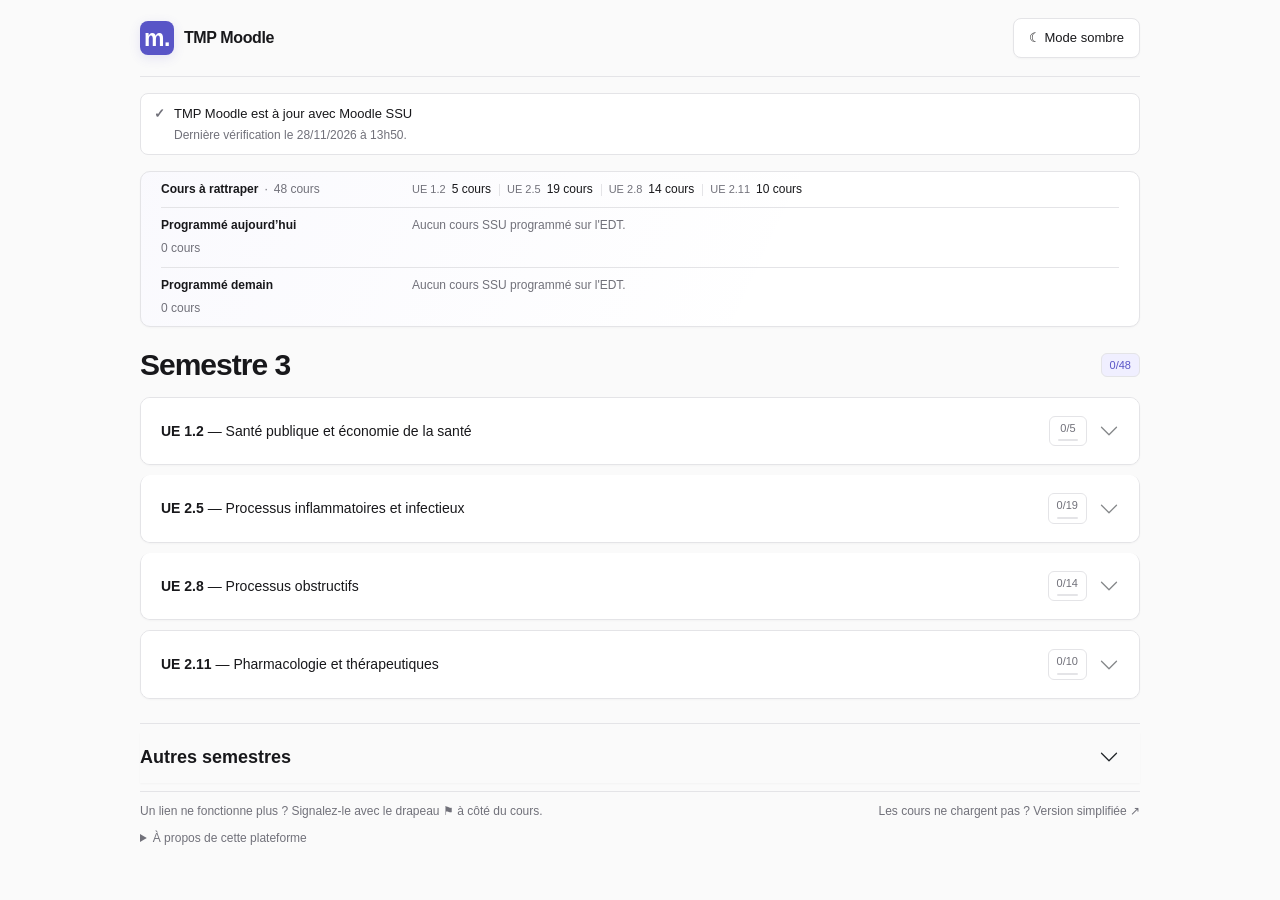
<file: index.html>
<!DOCTYPE html>
<html lang="fr" data-bs-theme="light">

<head>
    <!-- Google tag (gtag.js) -->
    <script async src="https://www.googletagmanager.com/gtag/js?id=G-77H84DYNE6"></script>
    <script>
    window.dataLayer = window.dataLayer || [];
    function gtag(){dataLayer.push(arguments);}
    gtag('js', new Date());

    gtag('config', 'G-77H84DYNE6');
    </script>

    <meta charset="UTF-8" />
    <script>
    // Ce chargeur reste dans le HTML : aucun script ancien ne peut le mettre en cache séparément.
    (() => {
        let version = Date.now().toString(36);
        let checking = false;
        let refreshing = false;
        const domReady = document.readyState === 'loading'
            ? new Promise(resolve => document.addEventListener('DOMContentLoaded', resolve, { once: true }))
            : Promise.resolve();
        const assetURL = name => {
            const url = new URL(name, document.baseURI);
            url.searchParams.set('v', version);
            return url.href;
        };
        window.SiteAssets = { url: assetURL };

        async function latestVersion() {
            const url = new URL('version.json', document.baseURI);
            url.searchParams.set('_', Date.now().toString(36));
            const controller = new AbortController();
            const timeout = setTimeout(() => controller.abort(), 5000);
            try {
                const response = await fetch(url, { cache: 'no-store', signal: controller.signal });
                if (!response.ok) throw new Error(`Version : HTTP ${response.status}`);
                const manifest = await response.json();
                if (!/^[a-f0-9]{20}$/.test(manifest.version)) throw new Error('Version du site incorrecte.');
                return manifest.version;
            } finally {
                clearTimeout(timeout);
            }
        }

        async function checkForUpdate() {
            if (checking || refreshing || document.visibilityState === 'hidden') return;
            checking = true;
            try {
                const latest = await latestVersion();
                if (latest !== version) {
                    refreshing = true;
                    const url = new URL(location.href);
                    url.searchParams.set('_v', latest);
                    location.replace(url.href);
                }
            } catch {
                // Une panne réseau ne doit pas interrompre la consultation.
            } finally {
                checking = false;
            }
        }

        function loadScript(name) {
            return new Promise((resolve, reject) => {
                const script = document.createElement('script');
                script.src = assetURL(name);
                script.async = false;
                script.onload = resolve;
                script.onerror = () => reject(new Error(`Chargement impossible : ${name}`));
                document.head.append(script);
            });
        }

        async function start() {
            try {
                version = await latestVersion();
            } catch {
                // Même sans manifeste disponible, demander des fichiers frais.
            }
            await domReady;
            document.getElementById('site-style').href = assetURL('index.css');
            document.querySelectorAll('a[href="version-simplifiee.html"]').forEach(link => {
                link.href = assetURL('version-simplifiee.html');
            });
            // Versions ordonnées : les textes précèdent le thème et les cours.
            try {
                await loadScript('textes.js');
                await loadScript('theme.js');
                await loadScript('sources-format.js');
                await loadScript('courses.js');
            } catch (error) {
                const status = document.getElementById('courses-status');
                const message = document.createElement('p');
                message.textContent = 'Impossible de charger le site. Vous pouvez consulter la version simplifiée.';
                const fallback = document.createElement('a');
                fallback.href = assetURL('version-simplifiee.html');
                fallback.textContent = 'Consulter la version simplifiée ↗';
                status.hidden = false;
                status.setAttribute('role', 'alert');
                status.replaceChildren(message, fallback);
                console.error(error);
            }
            if (location.protocol !== 'file:') {
                setInterval(checkForUpdate, 60000);
                document.addEventListener('visibilitychange', checkForUpdate);
                window.addEventListener('pageshow', checkForUpdate);
                window.addEventListener('focus', checkForUpdate);
                window.addEventListener('online', checkForUpdate);
            }
        }
        start();
    })();
    </script>
    <meta name="viewport" content="width=device-width, initial-scale=1.0" />
    <title data-texte="site.nom">TMP Moodle</title>
    <link href="https://cdn.jsdelivr.net/npm/bootstrap@5.3.8/dist/css/bootstrap.min.css" rel="stylesheet" />
    <link id="site-style" rel="stylesheet" href="index.css" />
    <link rel="icon" type="image/png" sizes="32x32" href="icons/favicon-32.png?v=violet">
    <link rel="icon" type="image/png" sizes="192x192" href="icons/icon-192.png?v=violet">
    <link rel="apple-touch-icon" sizes="180x180" href="icons/apple-touch-icon.png?v=violet">
    <link rel="manifest" href="manifest.webmanifest?v=violet">
    <meta name="theme-color" content="#18181b">

    <meta property="og:title" data-texte-content="site.nom" content="TMP Moodle">
    <meta property="og:description" data-texte-content="site.description" content="Plateforme temporaire d’accès aux cours.">
    <meta property="og:image" content="preview.png">
    <meta property="og:type" content="website">

    <script defer src="https://cdn.jsdelivr.net/npm/bootstrap@5.3.8/dist/js/bootstrap.bundle.min.js"></script>

</head>

<body>
    <header class="site-header">
        <a class="wordmark" href="index.html" aria-label="TMP Moodle, accueil" data-texte-aria-label="site.accueil"><span class="brand-mark" aria-hidden="true">m.</span> <span data-texte="site.nom">TMP Moodle</span></a>
        <button id="theme-toggle" class="theme-toggle" type="button">☾ Mode sombre</button>
    </header>
    <main>
        <aside class="availability-note">
            <span class="availability-icon" aria-hidden="true">✓</span>
            <p><strong data-texte="messages.disponibilite_titre">TMP Moodle est à jour avec Moodle SSU</strong><span class="availability-verification" data-texte="messages.derniere_verification">Dernière vérification le 22/11/2026 à 00h16.</span></p>
        </aside>
        <div id="courses-status" role="status">
            <span data-texte="messages.chargement">Chargement des cours…</span>
            <p class="loading-help"><span data-texte="messages.chargement_persistant">Si le chargement se prolonge, vous pouvez consulter la</span> <a href="version-simplifiee.html" data-texte="messages.lien_version_simplifiee">version simplifiée sans JavaScript</a>.</p>
        </div>
        <div id="course-semesters"></div>
        <div class="accordion" id="accordionOtherSemester" hidden>

            <div class="accordion-item">
                <h2 class="accordion-header" id="headingOtherSemester">
                    <button class="accordion-button collapsed" type="button" data-bs-toggle="collapse" data-bs-target="#collapseOtherSemester" aria-expanded="false" aria-controls="collapseOtherSemester" data-texte="navigation.autres_semestres">
                        Autres semestres
                    </button>
                </h2>
                <div id="collapseOtherSemester" class="accordion-collapse collapse" aria-labelledby="headingOtherSemester" data-bs-parent="#accordionOtherSemester">
                    <div class="accordion-body">

                        <table class="table">
                            <thead>
                                <tr>
                                <th scope="col" data-texte="navigation.colonne_semestre">Semestre</th>
                                <th scope="col" data-texte="navigation.enregistrements">Enregistrements</th>
                                <th scope="col" data-texte="navigation.pdf">PDF</th>
                                </tr>
                            </thead>
                            <tbody id="other-semesters"><tr><td colspan="3" data-texte="messages.chargement_liens">Chargement des liens…</td></tr></tbody>
                        </table>

                    </div>
                </div>
            </div>

        </div>
    </main>

    <footer class="main-footer">
        <p data-texte="pied_de_page.signalement">Un lien ne fonctionne plus ? Signalez-le avec le drapeau ⚑ à côté du cours.</p>
        <div class="footer-navigation"><a href="version-simplifiee.html" data-texte="pied_de_page.version_simplifiee">Les cours ne chargent pas ? Version simplifiée ↗</a></div>
        <details class="site-information">
            <summary data-texte="pied_de_page.titre_a_propos">À propos et aide</summary>
            <p data-texte="pied_de_page.a_propos">Plateforme indépendante non affiliée à l’université ou à l’IFSI, mise à disposition temporairement pour permettre l’accès aux cours de la faculté en raison d’un dysfonctionnement du Moodle SSU.</p>
            <p><a href="https://tally.so/r/xVVJkJ" data-texte="pied_de_page.reclamation">Effectuer une réclamation</a></p>
        </details>
    </footer>
</body>

</html>
</file>
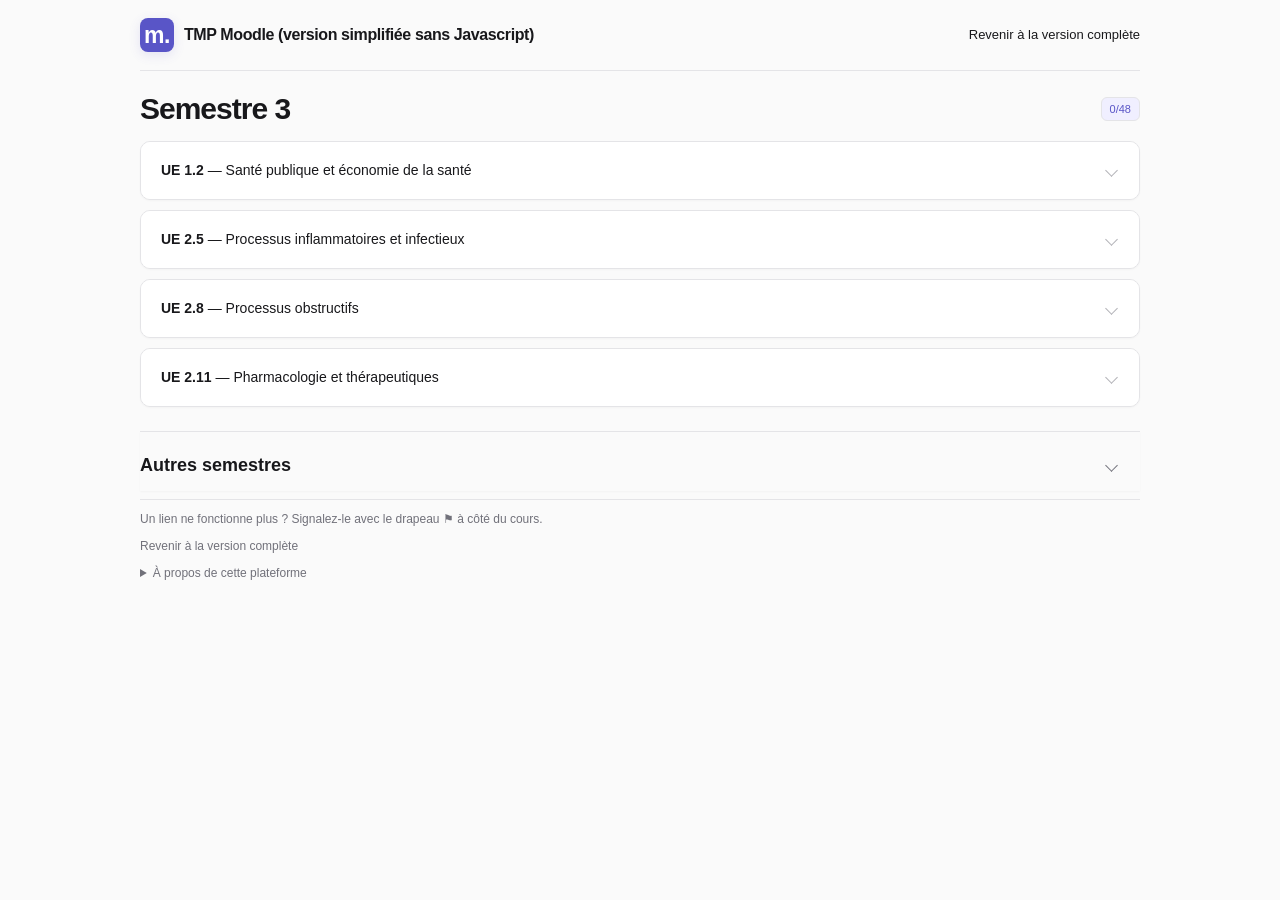
<file: version-simplifiee.html>
<!DOCTYPE html>
<!-- Généré par scripts/generate-static.py ; modifier sources.json, textes.json, derniere-verification.json ou index.css. -->
<html lang="fr">
<head>
<meta charset="utf-8">
<meta name="viewport" content="width=device-width, initial-scale=1">
<meta name="description" content="Plateforme temporaire d’accès aux cours.">
<title>TMP Moodle (version simplifiée sans Javascript)</title>
<link rel="icon" type="image/png" sizes="32x32" href="icons/favicon-32.png?v=violet">
<link rel="icon" type="image/png" sizes="192x192" href="icons/icon-192.png?v=violet">
<link rel="apple-touch-icon" sizes="180x180" href="icons/apple-touch-icon.png?v=violet">
<link rel="manifest" href="manifest.webmanifest?v=violet">
<meta name="theme-color" content="#18181b">
<style>:root {
    --radius: 8px;
    --space-8: 8px;
    --space-12: 12px;
    --space-16: 16px;
    --space-24: 24px;
    --space-32: 32px;
}
:root, [data-bs-theme="light"] {
    color-scheme: light;
    --page: #fafafa; --surface: #fff; --ink: #18181b; --muted: #71717a;
    --line: #e4e4e7; --accent: #18181b; --soft: #f4f4f5;
    --highlight: #5955c7; --highlight-soft: #f0efff;
    --on-accent: #fafafa; --ring: #8c89dc; --shadow: 0 1px 2px #18181b08;
    --bs-body-bg: var(--page); --bs-body-color: var(--ink); --bs-secondary-color: var(--muted);
}
[data-bs-theme="dark"] {
    color-scheme: dark;
    --page: #18181b; --surface: #202023; --ink: #fafafa; --muted: #a1a1aa;
    --line: #38383e; --accent: #fafafa; --soft: #2a2a2f;
    --highlight: #b1adff; --highlight-soft: #302e43;
    --on-accent: #18181b; --ring: #9691e5; --shadow: 0 1px 2px #00000026;
}
* { box-sizing: border-box; }
[hidden] { display: none !important; }
body { margin: 0; background: var(--page); color: var(--ink); font-family: -apple-system, BlinkMacSystemFont, "Segoe UI", sans-serif; -webkit-font-smoothing: antialiased; }
a { color: var(--accent); text-decoration: none; }
a:hover { text-decoration: underline; text-underline-offset: 4px; }
button, input, a { touch-action: manipulation; }
:focus-visible { outline: 2px solid var(--ring); outline-offset: 3px; }
.site-header, main, footer { width: min(100% - 48px, 1000px); margin-inline: auto; }
.site-header { display: flex; justify-content: space-between; align-items: center; gap: 16px; padding-block: 18px; border-bottom: 1px solid var(--line); }
.wordmark { display: inline-flex; align-items: center; gap: 10px; color: var(--ink); font-weight: 600; letter-spacing: -.4px; white-space: nowrap; }
.wordmark:hover { text-decoration: none; }
.brand-mark { display: grid; place-items: center; width: 34px; height: 34px; border-radius: var(--radius); background: var(--accent); color: var(--on-accent); font-size: 23px; font-weight: 700; }
.theme-toggle { border: 1px solid var(--line); border-radius: var(--radius); background: var(--surface); box-shadow: var(--shadow); color: var(--ink); padding: 9px 15px; font-size: 13px; white-space: nowrap; flex-shrink: 0; }
.theme-toggle:hover { background: var(--soft); }
.intro { padding-block: 20px 14px; }
.semester-heading h1, .semester-heading h2 { font-size: 30px; font-weight: 600; letter-spacing: -1px; line-height: 1.2; margin: 0; }
.intro-description { color: var(--muted); font-size: 14px; line-height: 1.5; margin: 8px 0 0; }
.semester-heading { display: flex; justify-content: space-between; align-items: center; gap: 12px; }
.semester-heading > span { font-size: 12px; color: var(--muted); }
.accordion { --bs-accordion-bg: var(--surface); --bs-accordion-color: var(--ink); --bs-accordion-border-color: var(--line); --bs-accordion-btn-color: var(--ink); --bs-accordion-active-color: var(--ink); --bs-accordion-active-bg: var(--soft); --bs-accordion-btn-focus-box-shadow: none; }
.course-accordion { display: grid; gap: 8px; }
@media (prefers-reduced-motion: no-preference) {
    .course-accordion .collapsing { transition-duration: 0.4s; }
}
.accordion-item, .accordion-item:first-of-type, .accordion-item:last-of-type { border: 1px solid var(--line); border-radius: calc(var(--radius) + 2px); box-shadow: var(--shadow); overflow: clip; }
/* Le conteneur découpe les coins extérieurs ; aucun arrondi à la jonction du contenu. */
.accordion-button, .accordion-item:first-of-type > .accordion-header .accordion-button, .accordion-item:last-of-type > .accordion-header .accordion-button.collapsed { border-radius: 0; }
.accordion-button { gap: 12px; padding: 18px 20px; font-size: 14px; font-weight: 500; line-height: 1.5; background: var(--surface); }
.ue-title { flex: 1; min-width: 0; }
.ue-resource-note {
    display: flex;
    align-items: center;
    gap: 10px;
    margin: 0;
    padding: var(--space-16) 0 0;
    color: var(--ink);
    font-size: 13px;
    font-weight: 700;
    line-height: 1.6;
}
.ue-resource-note::before {
    content: "⚠️";
    flex-shrink: 0;
    font-size: 16px;
    line-height: 1;
}
.ue-progress { flex-shrink: 0; color: var(--muted); font-size: 12px; font-weight: 400; font-variant-numeric: tabular-nums; white-space: nowrap; }
.course-accordion .accordion-button::after { margin-left: 0; }
/* Le fond coloré indique uniquement l’ouverture, pas le survol persistant au toucher. */
.accordion-button:not(.collapsed) { box-shadow: none; border-radius: 0; }
.accordion-button:focus-visible { outline-offset: -4px; }
.accordion-body { padding: 0 20px 12px; }
.list-group { --bs-list-group-border-radius: 0; --bs-list-group-bg: transparent; --bs-list-group-color: var(--ink); --bs-list-group-border-color: var(--line); }
.list-group-item { display: grid; grid-template-columns: minmax(0, 1fr) 224px; column-gap: var(--space-24); row-gap: var(--space-8); padding: 16px 0; border: 0; border-top: 1px solid var(--line); }
.list-group-item.course-arrival { position: relative; animation: course-arrival 2s ease-out; }
.list-group-item.course-arrival::before,
.list-group-item.course-arrival::after { content: ""; position: absolute; inset: 0; pointer-events: none; border-radius: 8px; }
.list-group-item.course-arrival::before {
    background: linear-gradient(110deg, transparent 15%, #ff55ac55 30%, #935cff55 45%, #b16aff55 60%, #ff78be55 75%, transparent 90%);
    background-size: 300% 100%;
    animation: course-arrival-wave 2s ease-out both;
}
.list-group-item.course-arrival::after {
    background:
        linear-gradient(25deg, #ff5ba8, #ff5ba8) 5% 35% / 4px 9px,
        radial-gradient(circle, #ffca38 60%, transparent 70%) 13% 75% / 6px 6px,
        linear-gradient(25deg, #7b67ff, #7b67ff) 23% 15% / 7px 4px,
        linear-gradient(25deg, #24c6d9, #24c6d9) 32% 87% / 4px 8px,
        radial-gradient(circle, #ff7d4c 60%, transparent 70%) 43% 23% / 5px 5px,
        linear-gradient(25deg, #f257c1, #f257c1) 52% 80% / 8px 3px,
        linear-gradient(25deg, #ffca38, #ffca38) 63% 12% / 4px 9px,
        radial-gradient(circle, #7b67ff 60%, transparent 70%) 72% 83% / 6px 6px,
        linear-gradient(25deg, #24c6d9, #24c6d9) 81% 25% / 8px 4px,
        linear-gradient(25deg, #ff7d4c, #ff7d4c) 89% 73% / 4px 8px,
        radial-gradient(circle, #f257c1 60%, transparent 70%) 97% 18% / 6px 6px;
    background-repeat: no-repeat;
    animation: course-arrival-confetti 2s cubic-bezier(.16, 1, .3, 1) both;
}
@keyframes course-arrival {
    0%, 100% { background-color: transparent; transform: none; }
    12% { background-color: color-mix(in srgb, #ff5ba8 28%, var(--surface)); transform: translateY(-3px) scale(1.012); }
    24% { transform: translateY(1px) rotate(-.25deg); }
    36% { background-color: color-mix(in srgb, #8b70ff 30%, var(--surface)); transform: translateY(-2px) rotate(.2deg); }
    52% { transform: translateY(0) rotate(-.1deg); }
    62% { background-color: color-mix(in srgb, #bc68ec 28%, var(--surface)); transform: none; }
    82% { background-color: color-mix(in srgb, #ff79bd 26%, var(--surface)); }
}
@keyframes course-arrival-wave {
    0% { opacity: 0; background-position: 100% 50%; }
    15%, 65% { opacity: .8; }
    100% { opacity: 0; background-position: 0% 50%; }
}
@keyframes course-arrival-confetti {
    0% { opacity: 0; transform: translateY(12px) scale(.55); }
    14% { opacity: 1; }
    55% { opacity: .9; transform: translateY(-12px) scale(1.04) rotate(-1deg); }
    100% { opacity: 0; transform: translateY(-28px) scale(1.12) rotate(2deg); }
}
@media (prefers-reduced-motion: reduce) {
    .list-group-item.course-arrival { transform: none !important; }
    .list-group-item.course-arrival::before,
    .list-group-item.course-arrival::after { animation: none; opacity: .25; }
}
.list-group-item:first-child { border-top: 0; }
.list-group > .list-group-item + .list-group-item { border-top: 1px solid var(--line); }
.course-title { color: var(--ink); font-size: 14px; line-height: 1.6; font-weight: 550; grid-column: 1; }
.course-information { margin: 6px 0 0; padding: 8px 10px; border-left: 3px solid var(--line); border-radius: 4px; background: transparent; color: var(--muted); font-size: 13px; line-height: 1.5; white-space: pre-wrap; overflow-wrap: anywhere; }
.course-heading { grid-column: 1; grid-row: 1; display: flex; align-items: center; min-height: 32px; }
.course-report { display: inline-flex; flex-shrink: 0; align-items: center; justify-content: center; min-width: 32px; min-height: 32px; margin: 0; color: var(--muted); background: transparent; box-shadow: inset 0 0 0 1px var(--line); transition: background-color .15s ease, color .15s ease, box-shadow .15s ease; border-radius: 6px; font-size: 18px; }
.course-report:hover { color: var(--accent); background: var(--soft); text-decoration: none; }
.course-links { grid-column: 1; grid-row: 2; display: flex; flex-wrap: wrap; gap: var(--space-8); margin: 0; align-items: center; }
.course-links a.badge { display: inline-flex; align-items: center; gap: 6px; background: var(--due-bg) !important; color: var(--due-ink); border: 1px solid var(--due-border); border-radius: calc(var(--radius) - 2px); font-size: 11px; font-weight: 500; padding: 8px 10px; }
.resource-label { min-width: 0; }
.previous-year-dialog {
    width: min(480px, calc(100% - 32px));
    max-height: calc(100% - 32px);
    overflow: auto;
    padding: 0;
    border: 1px solid var(--line);
    border-radius: 14px;
    background: var(--surface);
    color: var(--ink);
    font-family: inherit;
    box-shadow: 0 24px 64px #0003, 0 4px 16px #0001;
}
.previous-year-dialog::backdrop { background: #09090b80; backdrop-filter: blur(3px); }
.previous-year-header { display: flex; align-items: center; gap: 14px; padding: 24px 24px 0; }
.previous-year-symbol {
    display: grid;
    place-items: center;
    flex-shrink: 0;
    width: 40px;
    height: 40px;
    border: 1px solid var(--previous-border);
    border-radius: 10px;
    background: var(--previous-bg);
    color: var(--previous-ink);
}
.previous-year-symbol .resource-icon,
.previous-year-symbol .resource-icon svg { width: 20px; height: 20px; }
.previous-year-dialog h2 { margin: 0; font-size: 18px; line-height: 1.4; font-weight: 600; letter-spacing: -.4px; }
.previous-year-description { display: grid; gap: 16px; padding: 20px 24px 24px; }
.previous-year-description p { margin: 0; color: var(--muted); font-size: 14px; line-height: 1.7; }
.previous-year-description p:first-child { color: var(--ink); font-weight: 500; }
.previous-year-description p:last-child {
    padding: 12px 14px;
    border: 1px solid var(--line);
    border-left: 3px solid var(--previous-border);
    border-radius: 8px;
    background: var(--soft);
    color: var(--ink);
    font-weight: 500;
}
.previous-year-actions {
    display: flex;
    justify-content: flex-end;
    gap: 10px;
    padding: 16px 24px;
    border-top: 1px solid var(--line);
    background: var(--soft);
}
.previous-year-actions > * {
    display: inline-flex;
    align-items: center;
    justify-content: center;
    min-height: 44px;
    padding: 10px 18px;
    border: 1px solid var(--line);
    border-radius: var(--radius);
    font: inherit;
    font-size: 14px;
    font-weight: 500;
    line-height: 1.4;
    cursor: pointer;
    box-shadow: var(--shadow);
}
.previous-year-back { background: var(--surface); color: var(--ink); }
.previous-year-actions .previous-year-proceed {
    background: var(--accent);
    color: var(--on-accent);
    border-color: var(--accent);
    text-decoration: none;
}
@media (hover: hover) and (pointer: fine) {
    .previous-year-back:hover { border-color: var(--muted); }
    .previous-year-proceed:hover { opacity: .88; }
}
@media (max-width: 420px) {
    .previous-year-header { padding: 20px 20px 0; gap: 12px; }
    .previous-year-description { padding: 18px 20px 20px; }
    .previous-year-actions { flex-direction: column-reverse; padding: 16px 20px; gap: 8px; }
}
@media (prefers-reduced-motion: no-preference) {
    .previous-year-dialog[open] { animation: previous-year-appear .16s ease-out; }
    @keyframes previous-year-appear {
        from { opacity: 0; transform: translateY(6px) scale(.98); }
        to { opacity: 1; transform: translateY(0) scale(1); }
    }
}
.resource-icon { display: inline-flex; flex: 0 0 14px; width: 14px; height: 14px; }
.resource-icon svg { display: block; width: 100%; height: 100%; fill: none; stroke: currentColor; stroke-width: 1.7; stroke-linecap: round; stroke-linejoin: round; }
.course-links a.badge:hover { border-color: var(--due-ink); text-decoration: none; }
.resource-unavailable { display: inline-flex; align-items: center; gap: 6px; max-width: 100%; background: var(--upcoming-bg) !important; color: var(--upcoming-ink); border: 1px solid var(--upcoming-border); border-radius: calc(var(--radius) - 2px); font-size: 11px; font-weight: 400; white-space: normal; text-align: left; padding: 8px 10px; }
/* Les éléments du suivi suivent les mêmes lignes que le titre et les ressources. */
.course-completion { display: contents; }
.course-schedule { grid-column: 2; grid-row: 1; align-self: center; justify-self: end; display: flex; align-items: center; gap: 6px; min-width: 0; max-width: 100%; }
.course-schedule .course-date { min-width: 0; max-width: 100%; }
/* Une ligne de date (11 × 1,5) + 8 px de padding + 2 px de bordure. */
.course-schedule .course-report { --date-pill-size: calc(11px * 1.5 + 10px); flex: 0 0 var(--date-pill-size); width: var(--date-pill-size); height: var(--date-pill-size); min-width: 0; min-height: 0; aspect-ratio: 1; font-size: 16px; line-height: 1; }
@media (min-width: 601px) {
    .course-heading { align-items: flex-start; }
    .course-label > .course-title { display: block; min-height: 32px; padding-top: 4px; }
    .course-schedule { align-self: start; margin-top: 3px; }
}
.course-completion > label { grid-column: 2; grid-row: 2; align-self: center; justify-self: end; min-height: 32px; }
.course-completion .completion-feedback { grid-column: 1 / -1; grid-row: 3; }
.course-completion .completion-feedback:empty { display: none; }
.course-completion label { display: flex; align-items: center; gap: 6px; padding: 0; margin: 0; cursor: pointer; font-size: 12px; color: var(--muted); }
.course-completion .form-check-input { float: none; flex-shrink: 0; margin: 0; }
.form-check-input { cursor: pointer; width: 16px; height: 16px; border-color: var(--muted); background-color: var(--surface); box-shadow: var(--shadow); }
.form-check-input[type="checkbox"] { border-radius: 4px; }
.form-check-input:checked { background-color: var(--highlight); border-color: var(--highlight); }
.form-check-input:focus { border-color: var(--ring); box-shadow: none; }
.form-check-input:focus-visible { outline: 2px solid var(--ring); outline-offset: 3px; }
[data-bs-theme="dark"] .form-check-input:checked {
    --bs-form-check-bg-image: url("data:image/svg+xml,%3csvg xmlns='http://www.w3.org/2000/svg' viewBox='0 0 20 20'%3e%3cpath fill='none' stroke='%2318181b' stroke-linecap='round' stroke-linejoin='round' stroke-width='3' d='m6 10 3 3 6-6'/%3e%3c/svg%3e");
}
.completion-feedback:not(:empty) { display: block; margin: 0; font-size: 12px; }
.availability-note { display: flex; align-items: flex-start; gap: 8px; margin: 16px 0; padding: 10px 12px; border: 1px solid var(--line); border-radius: 8px; background: var(--surface); color: var(--ink); font-size: 13px; line-height: 1.5; }
.availability-note p { margin: 0; min-width: 0; overflow-wrap: anywhere; }
.availability-note strong { font-weight: 600; }
.availability-note p > span { display: block; }
.availability-verification { margin-top: 3px; color: var(--muted); font-size: 12px; }
/* Centre la coche dans la première ligne, même quand le message en occupe plusieurs. */
.availability-icon { display: grid; place-items: center; flex-shrink: 0; width: 1em; height: 1.5em; color: var(--accent); font-weight: 700; }
#courses-status { margin-block: 16px; }
#courses-status:has(.loading-help) { white-space: normal; }
.loading-help {
    margin: 8px 0 0;
    visibility: hidden;
    animation: show-loading-help 0s 1s forwards;
}
@keyframes show-loading-help {
    to { visibility: visible; }
}
/* Navigation entre semestres : un titre séparé, sans la forme des cartes UE. */
#accordionOtherSemester { margin-top: var(--space-24); padding-top: var(--space-8); border: 0; border-top: 1px solid var(--line); border-radius: 0; background: transparent; overflow: visible; }
#accordionOtherSemester > .accordion-item { border: 0; border-radius: 0; background: transparent; overflow: visible; }
#accordionOtherSemester .accordion-button { padding: var(--space-12) 21px var(--space-12) 0; min-height: 48px; border-radius: 0; background: transparent; color: var(--ink); font-size: 18px; font-weight: 600; box-shadow: none; }
@media (hover: hover) and (pointer: fine) {
    #accordionOtherSemester .accordion-button:hover { color: var(--accent); }
}
#accordionOtherSemester .accordion-body { padding: 0 0 var(--space-8); }
#accordionOtherSemester .table { margin-block: var(--space-8) 0; }
#accordionOtherSemester tr > :first-child { padding-left: 0; }
#accordionOtherSemester tr > :last-child { padding-right: 0; }
#accordionOtherSemester tbody tr:last-child > * { border-bottom: 0; }
/* Même respiration sous le titre fermé qu’au-dessus, sans déplacer le reste du pied de page. */
main:has(> #accordionOtherSemester:not([hidden])) + footer { margin-top: var(--space-8); }
#accordionOtherSemester .accordion-button:focus-visible { outline-offset: 2px; }
.table { --bs-table-bg: transparent; --bs-table-color: var(--ink); --bs-table-border-color: var(--line); font-size: 13px; margin-top: 16px; }
.table th, .table td { padding: 14px 8px; vertical-align: middle; }
.table th { white-space: nowrap; }
.table td a { display: inline-block; }
footer { display: grid; gap: 8px; margin-top: 16px; padding-top: 10px; padding-bottom: 8px; border-top: 1px solid var(--line); color: var(--muted); font-size: 12px; line-height: 1.6; }
.footer-navigation { display: flex; flex-wrap: wrap; justify-content: space-between; gap: 8px 16px; margin-bottom: 0; }
.footer-navigation a { color: var(--muted); overflow-wrap: anywhere; }
footer p { max-width: 740px; margin: 0; }
.site-information summary { cursor: pointer; width: fit-content; padding: 0; }
.site-information p { margin-top: 6px; }
@media (min-width: 761px) {
    .main-footer { grid-template-columns: minmax(0, 1fr) auto; column-gap: 24px; align-items: baseline; }
    .main-footer > .footer-navigation { justify-content: flex-end; }
    .main-footer > .site-information { grid-column: 1 / -1; }
}
@media (max-width: 600px) {
    .site-header, main, footer { width: calc(100% - 32px); }
    .site-header { padding-block: 8px; gap: 8px; }
    .wordmark { font-size: 14px; }
    .theme-toggle { font-size: 12px; padding: 8px 11px; min-height: 44px; }
    .intro { padding-block: var(--space-12); }
    .semester-heading h1, .semester-heading h2 { font-size: 24px; }
    .intro-description { font-size: 13px; }
    .course-accordion { gap: var(--space-12); }
    .accordion-button { padding: var(--space-8) var(--space-12); font-size: 14px; line-height: 1.4; min-height: 44px; }
    /* Le titre absorbe l’espace restant ; compteur et chevron gardent leur largeur. */
    .course-accordion .accordion-button {
        display: grid;
        grid-template-columns: minmax(0, 1fr) max-content 16px;
        align-items: center;
        gap: var(--space-8);
        padding-inline: var(--space-8);
    }
    .course-accordion .ue-title { white-space: normal; overflow-wrap: anywhere; }
    .course-accordion .ue-number { display: block; margin-bottom: 2px; color: var(--muted); font-size: 11px; line-height: 1.4; font-weight: 400; white-space: nowrap; }
    .course-accordion .ue-separator { display: none; }
    .course-accordion .ue-name { display: block; font-size: 13.4px; }
    .course-accordion .ue-progress { justify-self: end; white-space: nowrap; }
    .course-accordion .accordion-button::after { width: 16px; height: 16px; margin: 0; background-size: 16px; }
    /* La version simplifiée n’a pas de compteur de progression. */
    .course-accordion summary.accordion-button { grid-template-columns: minmax(0, 1fr) 16px; }
    .course-accordion summary.accordion-button::after { width: 8px; height: 8px; justify-self: center; margin: 0; }
    .accordion-body { padding: 0 var(--space-12) var(--space-8); }
    .course-accordion .accordion-body { padding-inline: var(--space-8); }
    .table { font-size: 12px; margin-block: 10px 0; }
    .table th, .table td { padding: 12px 4px; }
    .table td a { white-space: nowrap; }
    /* Même présentation que sur ordinateur, répartie sur la largeur disponible. */
    .course-accordion .accordion-body { padding-inline: var(--space-12); }
    .ue-resource-note { padding-top: var(--space-12); }
    .list-group-item { grid-template-columns: minmax(0, 1fr); row-gap: var(--space-8); padding-block: var(--space-12); }
    .course-heading { min-width: 0; min-height: 0; }
    .course-completion { grid-column: 1; grid-row: 2; display: grid; grid-template-columns: minmax(0, max-content) max-content; justify-content: start; align-items: center; gap: 4px; min-width: 0; }
    .course-completion > .course-schedule { grid-column: 1; grid-row: 1; justify-self: start; gap: 4px; }
    .course-completion > label { grid-column: 2; grid-row: 1; justify-self: end; position: relative; min-height: calc(11px * 1.5 + 10px); padding: 4px 8px; border-radius: 6px; background: transparent; box-shadow: inset 0 0 0 1px var(--line); font-size: 11px; line-height: 1.5; white-space: nowrap; }
    .course-completion > label::after { content: ''; position: absolute; top: calc(50% - 22px); left: 0; width: 100%; height: 44px; }
    .course-completion .completion-feedback { grid-column: 1 / -1; grid-row: 2; }
    .course-links { grid-column: 1; grid-row: 3; min-width: 0; }
    .course-links a.badge,
    .course-links .resource-unavailable { display: inline-flex; align-items: center; min-height: calc(11px * 1.5 + 10px); max-width: 100%; padding: 4px 8px; line-height: 1.5; }
    .list-group-item > .course-schedule { grid-column: 1; grid-row: 2; justify-self: start; }
    #accordionOtherSemester .accordion-button { padding-block: var(--space-8); padding-right: 9px; min-height: 44px; }
    #accordionOtherSemester .accordion-button::after { width: 16px; height: 16px; background-size: 16px; }
    footer { margin-top: var(--space-16); padding-block: var(--space-8); }
}

/* Respecte les espaces et retours à la ligne des textes personnalisables. */
[data-texte],
#theme-toggle,
#courses-status,
.course-links .badge,
.form-check-label,
.completion-feedback,
.semester-heading h1,
.semester-heading h2,
.semester-heading > span,
#other-semesters td {
    white-space: pre-wrap;
    overflow-wrap: anywhere;
}

/* Une teinte discrète distingue uniquement les liens vers les ressources antérieures. */
:root, [data-bs-theme="light"] {
    --previous-bg: #f7f1e6;
    --previous-ink: #79520b;
    --previous-border: #e3d7bf;
}
[data-bs-theme="dark"] {
    --previous-bg: #332f26;
    --previous-ink: #e8c886;
    --previous-border: #5c513c;
}
@media (prefers-color-scheme: dark) {
    :root:not([data-bs-theme]) {
        --previous-bg: #332f26;
        --previous-ink: #e8c886;
        --previous-border: #5c513c;
    }
}
.table a.link-anterieur,
.course-links a.badge.link-anterieur {
    background: var(--previous-bg) !important;
    color: var(--previous-ink);
    border: 1px solid var(--previous-border);
    border-radius: calc(var(--radius) - 2px);
}
.course-links a.badge.link-anterieur:hover { border-color: var(--previous-ink); }
.table a.link-anterieur { display: inline-block; padding: 4px 8px; }

.course-label { min-width: 0; overflow-wrap: anywhere; }
.course-date { display: block; margin-top: 3px; color: var(--muted); font-size: 11px; font-weight: 400; line-height: 1.5; }

.course-completion .course-date { margin: 0; }

/* Couleurs des ressources et des modalités de cours. */
:root, [data-bs-theme="light"] {
    --visio-bg: #f8e8da; --visio-ink: #87451f; --visio-border: #e2bd9f;
    --session-bg: #f8eaea; --session-ink: #8b4149; --session-border: #e9c9cd;
    --upcoming-bg: #f0f1f2; --upcoming-ink: #60666c; --upcoming-border: #d9dde1;
    --due-bg: #f4f4f5;
    --due-ink: #27272a;
    --due-border: #e4e4e7;
}
[data-bs-theme="dark"] {
    --visio-bg: #422e22; --visio-ink: #e8ad7d; --visio-border: #795034;
    --session-bg: #402b30; --session-ink: #efb9bf; --session-border: #69434c;
    --upcoming-bg: #2b3034; --upcoming-ink: #b9c0c6; --upcoming-border: #454d54;
    --due-bg: #2a2a2f;
    --due-ink: #e4e4e7;
    --due-border: #3f3f46;
}
@media (prefers-color-scheme: dark) {
    :root:not([data-bs-theme]) {
        --visio-bg: #422e22; --visio-ink: #e8ad7d; --visio-border: #795034;
        --session-bg: #402b30; --session-ink: #efb9bf; --session-border: #69434c;
        --upcoming-bg: #2b3034; --upcoming-ink: #b9c0c6; --upcoming-border: #454d54;
        --due-bg: #2a2a2f;
        --due-ink: #e4e4e7;
        --due-border: #3f3f46;
    }
}
.course-date.course-date-upcoming,
.course-date.course-date-due,
.course-date.course-date-session {
    display: inline-flex;
    align-items: center;
    gap: 6px;
    width: fit-content;
    padding: 4px 8px;
    border: 1px solid var(--due-border);
    border-radius: 6px;
    background: transparent;
    color: var(--due-ink);
    font-weight: 400;
    font-variant-numeric: tabular-nums;
}

.course-date.course-date-session {
    background: var(--session-bg);
    color: var(--session-ink);
    border-color: var(--session-border);
    font-weight: 400;
}

.course-date.course-date-visio {
    background: var(--visio-bg);
    color: var(--visio-ink);
    border-color: var(--visio-border);
}

/* Planning : colonnes stables, puis empilement sur les petits écrans. */
.daily-schedule { margin-top: 14px; padding-inline: 20px; border: 1px solid var(--line); border-radius: calc(var(--radius) + 2px); background: var(--surface); box-shadow: var(--shadow); }
.daily-schedule-summary { display: grid; grid-template-columns: repeat(3, minmax(0, 1fr)) auto; align-items: center; gap: 16px; min-height: 48px; padding-block: 12px; cursor: pointer; list-style: none; color: var(--ink); font-size: 12px; line-height: 1.6; }
.daily-schedule-summary::-webkit-details-marker { display: none; }
.daily-schedule-count { display: flex; align-items: baseline; flex-wrap: wrap; gap: 2px 6px; min-width: 0; }
.daily-schedule-count > span:last-child { flex-shrink: 0; color: var(--muted); font-variant-numeric: tabular-nums; }
/* Un plus discret devient une croix, sur l’axe des icônes des UE. */
.daily-schedule-toggle { display: inline-flex; align-items: center; justify-self: end; color: var(--muted); }
.daily-schedule-toggle-icon { display: grid; place-items: center; width: 20px; height: 20px; }
.daily-schedule-toggle-icon::before { content: ""; width: 10px; height: 10px; background: linear-gradient(currentColor, currentColor) center / 10px 1px no-repeat, linear-gradient(currentColor, currentColor) center / 1px 10px no-repeat; transition: transform .2s ease; }
.daily-schedule[open] > .daily-schedule-summary { border-bottom: 1px solid var(--line); }
.daily-schedule[open] .daily-schedule-toggle-icon::before { transform: rotate(45deg); }
.daily-schedule-day { display: grid; grid-template-columns: 145px minmax(0, 1fr); align-items: start; gap: 16px; padding-block: 12px; }
.daily-schedule-day + .daily-schedule-day { border-top: 1px solid var(--line); }
.daily-schedule-heading { margin: 0; color: var(--ink); font-size: 12px; line-height: 1.6; font-weight: 600; overflow-wrap: anywhere; }
.daily-schedule-heading-count { display: none; }
@media (min-width: 761px) {
    .daily-schedule-summary { display: none; }
    .daily-schedule-day { grid-template-columns: 235px minmax(0, 1fr); gap: 16px; padding-block: 8px; }
    .daily-schedule-heading { display: flex; align-items: baseline; gap: 6px; white-space: nowrap; }
    .daily-schedule-heading-count { display: inline-flex; align-items: baseline; gap: 6px; color: var(--muted); font-weight: 400; font-variant-numeric: tabular-nums; }
    .daily-schedule-heading-count::before { content: "·"; }
    .daily-schedule-day:not(.daily-schedule-day-catchup) .daily-schedule-heading { display: block; }
    .daily-schedule-day:not(.daily-schedule-day-catchup) .daily-schedule-heading-count { display: block; margin-top: 4px; }
    .daily-schedule-day:not(.daily-schedule-day-catchup) .daily-schedule-heading-count::before { content: none; }
}
.daily-schedule-content { display: grid; gap: 8px; min-width: 0; }
.daily-schedule-list { display: grid; gap: 6px; list-style: none; margin: 0; padding: 0; }
.daily-schedule-course { display: grid; grid-template-columns: 58px minmax(0, 1fr); align-items: baseline; gap: 10px; color: var(--ink); font-size: 12px; line-height: 1.6; }
.daily-schedule-label, .daily-schedule-label:hover { color: inherit; text-decoration: none; }
a.daily-schedule-label:hover,
a.daily-schedule-label:focus-visible { text-decoration: underline; text-decoration-color: color-mix(in srgb, currentColor 60%, transparent); text-decoration-thickness: 1px; text-underline-offset: 3px; }
.daily-schedule-ue { color: var(--muted); font-size: 11px; white-space: nowrap; }
.daily-schedule-course > span:last-child { overflow-wrap: anywhere; }
@media (min-width: 761px) {
    .daily-schedule-list { gap: 3px; }
    .daily-schedule-catchup { display: flex; flex-wrap: wrap; gap: 3px 16px; }
    .daily-schedule-catchup > .daily-schedule-course { display: flex; flex: 0 0 auto; gap: 6px; white-space: nowrap; }
    .daily-schedule-catchup > .daily-schedule-course + .daily-schedule-course { position: relative; }
    .daily-schedule-catchup > .daily-schedule-course + .daily-schedule-course::before { content: ""; position: absolute; inset-inline-start: -8px; top: 50%; width: 1px; height: 12px; background: var(--line); transform: translateY(-50%); }
}
.daily-schedule-empty { margin: 0; color: var(--muted); font-size: 12px; line-height: 1.6; }
@media (max-width: 760px) {
    .daily-schedule-summary { grid-template-columns: minmax(0, 1fr) auto; gap: 4px 10px; padding-block: 10px; }
    .daily-schedule-count { grid-column: 1; justify-content: space-between; flex-wrap: nowrap; }
    .daily-schedule-toggle { grid-column: 2; grid-row: 1 / 4; }
    .daily-schedule-day { grid-template-columns: 1fr; gap: 6px; }
}
@media (max-width: 600px) {
    .daily-schedule { margin-top: var(--space-12); padding-inline: var(--space-8); }
    .daily-schedule-toggle-icon { width: 16px; height: 16px; }
    .daily-schedule-summary { padding-block: var(--space-8); min-height: 44px; font-size: 11px; }
    .daily-schedule-day { padding-block: var(--space-12); gap: var(--space-8); }
}

/* Conserve les espacements desktop ; les petits écrans utilisent l’échelle ci-dessus. */
@media (min-width: 601px) {
    .course-accordion { gap: 10px; }
}

/* Modalités des cours programmés, dans le récapitulatif uniquement. */
.schedule-mode { display: inline-block; margin-inline-start: 6px; padding: 1px 6px; border: 1px solid; border-radius: 5px; font-size: 10px; font-weight: 500; line-height: 1.5; white-space: nowrap; vertical-align: baseline; }
.schedule-mode-presentiel { background: var(--session-bg); color: var(--session-ink); border-color: var(--session-border); }
.schedule-mode-visio { background: var(--visio-bg); color: var(--visio-ink); border-color: var(--visio-border); }

.course-date.course-date-due,
.course-date.course-date-upcoming { background: transparent; color: var(--muted); border-color: var(--line); }
@media (max-width: 360px) {
    .course-schedule .course-date { padding-inline: 6px; }
}

/* Éloigne l’en-tête de la barre d’état dans la webapp mobile installée. */
@media (display-mode: standalone) and (max-width: 760px) {
    body { padding-top: calc(24px + env(safe-area-inset-top, 0px)); }
}

/* Confettis fins près de chaque case cochée. */
.ue-confetti { position: fixed; z-index: 1080; width: 0; height: 0; pointer-events: none; }
.ue-confetti-piece {
    position: absolute; width: 4px; height: 8px; border-radius: 1px;
    will-change: transform, opacity;
    opacity: 0; animation: ue-confetti-flight 1.5s var(--delay) cubic-bezier(.2,.65,.35,1) both;
}
.ue-confetti-piece:nth-child(3n) { width: 5px; height: 5px; border-radius: 50%; }
@keyframes ue-confetti-flight {
    0% { opacity: 0; transform: translate3d(0, 0, 0) rotate(0); }
    12% { opacity: .95; }
    48% { opacity: .9; transform: translate3d(var(--x), var(--y), 0) rotate(var(--turn)); }
    100% { opacity: 0; transform: translate3d(var(--drift), 45px, 0) rotate(calc(var(--turn) * 2)); }
}
@media (prefers-reduced-motion: reduce) {
    .ue-confetti-piece { animation: none; }
    .ue-confetti { display: none; }
}

/* Hiérarchie neutre inspirée de shadcn, avec un accent indigo pour le suivi. */
.ue-progress, .semester-heading > span {
    display: inline-flex; align-items: center; justify-content: center;
    min-width: 38px; padding: 3px 8px; border: 1px solid var(--line);
    border-radius: 6px; background: var(--surface); color: var(--muted);
    font-size: 11px; line-height: 1.5; font-variant-numeric: tabular-nums;
}
.ue-number { font-weight: 600; }
.course-accordion .accordion-button::after { opacity: .55; }
.course-completion label:has(input:checked) { color: var(--ink); }
.course-links a.badge { box-shadow: var(--shadow); }
.resource-unavailable { border-style: dashed; background: transparent !important; color: var(--muted); }
.availability-note strong { font-weight: 500; }
.availability-icon { color: var(--muted); }
.theme-toggle, .course-links a.badge { transition: background-color .15s ease, border-color .15s ease; }
@media (hover: hover) and (pointer: fine) {
    .course-accordion .accordion-button:hover { background: var(--soft); }
    .course-links a.badge:hover { background: var(--soft) !important; border-color: var(--ring); }
    .course-links a.badge.link-anterieur:hover { background: var(--previous-bg) !important; }
}
@media (prefers-reduced-motion: reduce) {
    .theme-toggle, .course-links a.badge { transition: none; }
}

/* Le suivi garde chaque cours à sa place et ses liens pleinement lisibles. */
.list-group-item[data-completed="true"] .course-title { color: var(--muted); }
.list-group-item[data-completed="true"] .form-check-label { color: var(--ink); font-weight: 600; }
.ue-progress { position: relative; padding-bottom: 9px; }
.ue-progress::before, .ue-progress::after {
    content: ''; position: absolute; left: 8px; right: 8px; bottom: 4px;
    height: 2px; border-radius: 2px; pointer-events: none;
}
.ue-progress::before { background: var(--line); }
.ue-progress::after { background: var(--highlight); transform: scaleX(var(--ue-completion, 0)); transform-origin: left; }
@media (max-width: 600px), (pointer: coarse) {
    .course-links a.badge { min-height: 44px; padding: 10px 12px; }
    .course-schedule .course-date { min-height: 44px; }
    .course-completion > label { min-height: 44px; padding-inline: 10px; }
    .course-completion > label::after { content: none; }
    .course-schedule .course-report {
        --date-pill-size: 44px;
        min-width: 44px; min-height: 44px;
    }
}
@media (max-width: 600px) {
    .course-completion { grid-template-columns: minmax(0, max-content) max-content; gap: var(--space-8); }
    .course-completion > .course-schedule { align-self: center; }
}

/* Quelques touches d’indigo, sans modifier les couleurs des modalités. */
.brand-mark { background: #5955c7; color: #fff; box-shadow: 0 3px 12px #5955c724; }
.course-completion label:has(input:checked) .form-check-label { color: var(--highlight); }
.semester-heading > span { color: var(--highlight); background: var(--highlight-soft); }
@media (hover: hover) and (pointer: fine) {
    a.course-title:hover, a.daily-schedule-label:hover { color: var(--highlight); }
    .theme-toggle:hover { border-color: var(--highlight); }
}

/* Une nuance de fond localisée donne du relief au planning sans colorer les cours. */
.daily-schedule {
    background: linear-gradient(115deg, #7771da0a, transparent 65%), var(--surface);
}

/* La nouveauté complète le libellé du lien sans ajouter une seconde pastille. */
.course-new { display: inline-flex; flex: 0 0 auto; align-items: center; align-self: center; margin-left: 2px; padding-left: 8px; border-left: 1px solid color-mix(in srgb, currentColor 25%, transparent); color: var(--highlight); font-size: 10px; font-weight: 600; line-height: 1.4; white-space: nowrap; }
.course-new[hidden] { display: none; }

* { box-sizing: border-box; }
body { font-size: 16px; line-height: 1.5; }
summary { cursor: pointer; }
summary.accordion-button { display: flex; align-items: center; list-style: none; }
summary.accordion-button::-webkit-details-marker { display: none; }
summary.accordion-button::after { content: ""; flex-shrink: 0; width: 8px; height: 8px; margin-left: auto; margin-right: 3px; border-right: 1.5px solid var(--muted); border-bottom: 1.5px solid var(--muted); transform: rotate(45deg); }
details[open] > summary.accordion-button::after { transform: rotate(225deg); }
@media (max-width: 600px) {
  #accordionOtherSemester > summary.accordion-button::after { width: 8px; height: 8px; margin-right: 4px; }
}
details.accordion-item[open] > summary { background: var(--soft); border-radius: 0; }
.ue-title { margin-left: 0; }
.list-group { padding: 0; margin: 0; list-style: none; }
.course-heading { grid-column: 1; }
.course-title { margin-right: auto; }
.course-links { grid-column: 1 / -1; }
.badge { display: inline-block; line-height: 1.3; text-decoration: none; }
.table { width: 100%; border-collapse: collapse; text-align: left; }
.table th, .table td { border-bottom: 1px solid var(--line); overflow-wrap: anywhere; }
.intro-description, .course-title, .ue-title, footer p, .table { white-space: pre-wrap; overflow-wrap: anywhere; }
.version-link { font-size: 13px; }
.wordmark { white-space: normal; }
.brand-mark { flex-shrink: 0; }
@media (max-width: 600px) { .site-header { flex-wrap: wrap; } }
@media (prefers-color-scheme: dark) {
  :root { color-scheme: dark; --page: #18181b; --surface: #202023; --ink: #fafafa;
    --muted: #a1a1aa; --line: #38383e; --accent: #fafafa; --soft: #2a2a2f;
    --highlight: #b1adff; --highlight-soft: #302e43;
    --on-accent: #18181b; --ring: #9691e5; --shadow: 0 1px 2px #00000026; }
}
</style>
</head>
<body>
<header class="site-header">
<a class="wordmark" href="index.html" aria-label="TMP Moodle, accueil"><span class="brand-mark" aria-hidden="true">m.</span> TMP Moodle (version simplifiée sans Javascript)</a>
<a class="version-link" href="index.html">Revenir à la version complète</a>
</header>
<main>
<section aria-labelledby="semestre-3">
<div class="intro"><div class="semester-heading"><h1 id="semestre-3">Semestre 3</h1><span>0/48</span></div></div>
<div class="course-accordion" aria-label="Cours du semestre 3">
<details class="accordion-item"><summary class="accordion-button"><span class="ue-title"><span class="ue-number">UE 1.2</span><span class="ue-separator"> — </span><span class="ue-name">Santé publique et économie de la santé</span></span></summary><div class="accordion-body">
<ul class="list-group">
<li class="list-group-item" id="S3_UE1.2_COURS1"><div class="course-heading"><div class="course-label"><a href="https://vimeo.com/1235524251" class="course-title">Introduction aux biostatistiques et à l&#x27;épidémiologie</a></div></div><div class="course-schedule"><a href="https://tally.so/r/X554dL?cours=S3%20UE%201.2%20Introduction%20aux%20biostatistiques%20et%20%C3%A0%20l%27%C3%A9pid%C3%A9miologie" class="course-report" title="Signaler un lien inaccessible — Introduction aux biostatistiques et à l&#x27;épidémiologie (S3_UE1.2_COURS1)" aria-label="Signaler un lien inaccessible — Introduction aux biostatistiques et à l&#x27;épidémiologie (S3_UE1.2_COURS1)" target="_blank" rel="noopener noreferrer">⚑</a><time class="course-date course-date-due" datetime="2026-10-16">Programmé le 16/10/2026</time></div><div class="course-links">
<a href="https://vimeo.com/1235524251" class="badge"><span class="resource-icon resource-icon-video" aria-hidden="true"><svg xmlns="http://www.w3.org/2000/svg" viewBox="0 0 24 24" width="14" height="14" focusable="false"><rect x="2" y="5" width="13" height="14" rx="2"/><path d="m15 9 7-4v14l-7-4"/></svg></span><span class="resource-label">Enregistrement</span></a>
<a href="https://smallpdf.com/file#s=e195cbd5-fab7-41cb-8b4c-a2ae149a4ce2" class="badge"><span class="resource-icon resource-icon-document" aria-hidden="true"><svg xmlns="http://www.w3.org/2000/svg" viewBox="0 0 24 24" width="14" height="14" focusable="false"><path d="M14 2H6a2 2 0 0 0-2 2v16a2 2 0 0 0 2 2h12a2 2 0 0 0 2-2V8Z"/><path d="M14 2v6h6M8 13h8M8 17h6"/></svg></span><span class="resource-label">PDF</span></a>
</div></li>
<li class="list-group-item" id="S3_UE1.2_COURS3"><div class="course-heading"><div class="course-label"><a href="https://mega.nz/file/yuhlnDqL#pfwZpNzH1DqAH5idMNocv7Fm4t7cgmuzL9dTbhPF6IE" class="course-title">Santé des femmes</a></div></div><div class="course-schedule"><a href="https://tally.so/r/X554dL?cours=S3%20UE%201.2%20Sant%C3%A9%20des%20femmes" class="course-report" title="Signaler un lien inaccessible — Santé des femmes (S3_UE1.2_COURS3)" aria-label="Signaler un lien inaccessible — Santé des femmes (S3_UE1.2_COURS3)" target="_blank" rel="noopener noreferrer">⚑</a><time class="course-date course-date-due" datetime="2026-11-02">Programmé le 02/11/2026</time></div><div class="course-links">
<a href="https://mega.nz/file/yuhlnDqL#pfwZpNzH1DqAH5idMNocv7Fm4t7cgmuzL9dTbhPF6IE" class="badge"><span class="resource-icon resource-icon-video" aria-hidden="true"><svg xmlns="http://www.w3.org/2000/svg" viewBox="0 0 24 24" width="14" height="14" focusable="false"><rect x="2" y="5" width="13" height="14" rx="2"/><path d="m15 9 7-4v14l-7-4"/></svg></span><span class="resource-label">Enregistrement</span></a>
<a href="https://smallpdf.com/file#s=e385a1bc-2156-4936-bb3e-38ce0b308d75&amp;r=view" class="badge"><span class="resource-icon resource-icon-document" aria-hidden="true"><svg xmlns="http://www.w3.org/2000/svg" viewBox="0 0 24 24" width="14" height="14" focusable="false"><path d="M14 2H6a2 2 0 0 0-2 2v16a2 2 0 0 0 2 2h12a2 2 0 0 0 2-2V8Z"/><path d="M14 2v6h6M8 13h8M8 17h6"/></svg></span><span class="resource-label">PDF</span></a>
</div></li>
<li class="list-group-item" id="S3_UE1.2_COURS2"><div class="course-heading"><div class="course-label"><a href="https://vimeo.com/1235524028" class="course-title">Enjeux de santé publique en périnatalité</a></div></div><div class="course-schedule"><a href="https://tally.so/r/X554dL?cours=S3%20UE%201.2%20Enjeux%20de%20sant%C3%A9%20publique%20en%20p%C3%A9rinatalit%C3%A9" class="course-report" title="Signaler un lien inaccessible — Enjeux de santé publique en périnatalité (S3_UE1.2_COURS2)" aria-label="Signaler un lien inaccessible — Enjeux de santé publique en périnatalité (S3_UE1.2_COURS2)" target="_blank" rel="noopener noreferrer">⚑</a><time class="course-date course-date-due" datetime="2026-11-05">Programmé le 05/11/2026</time></div><div class="course-links">
<a href="https://vimeo.com/1235524028" class="badge"><span class="resource-icon resource-icon-video" aria-hidden="true"><svg xmlns="http://www.w3.org/2000/svg" viewBox="0 0 24 24" width="14" height="14" focusable="false"><rect x="2" y="5" width="13" height="14" rx="2"/><path d="m15 9 7-4v14l-7-4"/></svg></span><span class="resource-label">Enregistrement</span></a>
<a href="https://smallpdf.com/file#s=0bcce203-9aba-44ff-ae15-b3a93cbc1336&amp;r=view" class="badge"><span class="resource-icon resource-icon-document" aria-hidden="true"><svg xmlns="http://www.w3.org/2000/svg" viewBox="0 0 24 24" width="14" height="14" focusable="false"><path d="M14 2H6a2 2 0 0 0-2 2v16a2 2 0 0 0 2 2h12a2 2 0 0 0 2-2V8Z"/><path d="M14 2v6h6M8 13h8M8 17h6"/></svg></span><span class="resource-label">PDF</span></a>
</div></li>
<li class="list-group-item" id="S3_UE1.2_COURS4"><div class="course-heading"><div class="course-label"><a href="https://smallpdf.com/file#s=b51f7541-980c-43ec-8008-5cdcd8affee1" class="course-title">Impact des maladies infectieuses en santé</a><p class="course-information">L’enregistrement disponible sur le Moodle SSU ne contient pas de son et est donc inexploitable.</p></div></div><div class="course-schedule"><a href="https://tally.so/r/X554dL?cours=S3%20UE%201.2%20Impact%20des%20maladies%20infectieuses%20en%20sant%C3%A9" class="course-report" title="Signaler un lien inaccessible — Impact des maladies infectieuses en santé (S3_UE1.2_COURS4)" aria-label="Signaler un lien inaccessible — Impact des maladies infectieuses en santé (S3_UE1.2_COURS4)" target="_blank" rel="noopener noreferrer">⚑</a><time class="course-date course-date-due" datetime="2026-11-09">Programmé le 09/11/2026</time></div><div class="course-links">
<span class="badge resource-unavailable"><span class="resource-icon resource-icon-video" aria-hidden="true"><svg xmlns="http://www.w3.org/2000/svg" viewBox="0 0 24 24" width="14" height="14" focusable="false"><rect x="2" y="5" width="13" height="14" rx="2"/><path d="m15 9 7-4v14l-7-4"/></svg></span><span class="resource-label">Pas d’enregistrement disponible</span></span>
<a href="https://smallpdf.com/file#s=b51f7541-980c-43ec-8008-5cdcd8affee1" class="badge"><span class="resource-icon resource-icon-document" aria-hidden="true"><svg xmlns="http://www.w3.org/2000/svg" viewBox="0 0 24 24" width="14" height="14" focusable="false"><path d="M14 2H6a2 2 0 0 0-2 2v16a2 2 0 0 0 2 2h12a2 2 0 0 0 2-2V8Z"/><path d="M14 2v6h6M8 13h8M8 17h6"/></svg></span><span class="resource-label">PDF</span></a>
</div></li>
<li class="list-group-item" id="S3_UE1.2_COURS5"><div class="course-heading"><div class="course-label"><a href="https://vimeo.com/1235524291" class="course-title">Le vieillissement, un défi à relever pour la santé</a></div></div><div class="course-schedule"><a href="https://tally.so/r/X554dL?cours=S3%20UE%201.2%20Le%20vieillissement%2C%20un%20d%C3%A9fi%20%C3%A0%20relever%20pour%20la%20sant%C3%A9" class="course-report" title="Signaler un lien inaccessible — Le vieillissement, un défi à relever pour la santé (S3_UE1.2_COURS5)" aria-label="Signaler un lien inaccessible — Le vieillissement, un défi à relever pour la santé (S3_UE1.2_COURS5)" target="_blank" rel="noopener noreferrer">⚑</a><time class="course-date course-date-due" datetime="2026-11-10">Programmé le 10/11/2026</time></div><div class="course-links">
<a href="https://vimeo.com/1235524291" class="badge"><span class="resource-icon resource-icon-video" aria-hidden="true"><svg xmlns="http://www.w3.org/2000/svg" viewBox="0 0 24 24" width="14" height="14" focusable="false"><rect x="2" y="5" width="13" height="14" rx="2"/><path d="m15 9 7-4v14l-7-4"/></svg></span><span class="resource-label">Enregistrement</span></a>
<a href="https://smallpdf.com/file#s=c804659c-b4d2-438b-a6c1-21f9d97361c5&amp;r=view" class="badge"><span class="resource-icon resource-icon-document" aria-hidden="true"><svg xmlns="http://www.w3.org/2000/svg" viewBox="0 0 24 24" width="14" height="14" focusable="false"><path d="M14 2H6a2 2 0 0 0-2 2v16a2 2 0 0 0 2 2h12a2 2 0 0 0 2-2V8Z"/><path d="M14 2v6h6M8 13h8M8 17h6"/></svg></span><span class="resource-label">PDF</span></a>
</div></li>
</ul></div></details>
<details class="accordion-item"><summary class="accordion-button"><span class="ue-title"><span class="ue-number">UE 2.5</span><span class="ue-separator"> — </span><span class="ue-name">Processus inflammatoires et infectieux</span></span></summary><div class="accordion-body">
<p class="ue-resource-note">Attention ! Les ressources en jaune datent de l’an dernier : leur contenu peut avoir changé. Elles sont généralement remplacées dans les 12 h suivant leur publication sur le Moodle SSU.</p>
<ul class="list-group">
<li class="list-group-item" id="S3_UE2.5_COURS6ET7"><div class="course-heading"><div class="course-label"><a href="https://smallpdf.com/file#s=c2ff794c-c5c6-472d-a343-81571790b28a" class="course-title">Processus infectieux / Fièvre et septicémie</a><p class="course-information">L’enregistrement disponible sur le Moodle SSU ne contient pas de son et est donc inexploitable. Voici celui de l’année précédente.</p></div></div><div class="course-schedule"><a href="https://tally.so/r/X554dL?cours=S3%20UE%202.5%20Processus%20infectieux%20%2F%20Fi%C3%A8vre%20et%20septic%C3%A9mie" class="course-report" title="Signaler un lien inaccessible — Processus infectieux / Fièvre et septicémie (S3_UE2.5_COURS6ET7)" aria-label="Signaler un lien inaccessible — Processus infectieux / Fièvre et septicémie (S3_UE2.5_COURS6ET7)" target="_blank" rel="noopener noreferrer">⚑</a><time class="course-date course-date-due" datetime="2026-11-02">Présentiel le 02/11/2026</time></div><div class="course-links">
<a href="https://vimeo.com/1235533792" class="badge link-anterieur"><span class="resource-icon resource-icon-video" aria-hidden="true"><svg xmlns="http://www.w3.org/2000/svg" viewBox="0 0 24 24" width="14" height="14" focusable="false"><rect x="2" y="5" width="13" height="14" rx="2"/><path d="m15 9 7-4v14l-7-4"/></svg></span><span class="resource-label">Enregistrement (première partie, cours de l’année dernière)</span></a>
<a href="https://vimeo.com/1235533806" class="badge link-anterieur"><span class="resource-icon resource-icon-video" aria-hidden="true"><svg xmlns="http://www.w3.org/2000/svg" viewBox="0 0 24 24" width="14" height="14" focusable="false"><rect x="2" y="5" width="13" height="14" rx="2"/><path d="m15 9 7-4v14l-7-4"/></svg></span><span class="resource-label">Enregistrement (seconde partie, cours de l’année dernière)</span></a>
<a href="https://smallpdf.com/file#s=c2ff794c-c5c6-472d-a343-81571790b28a" class="badge"><span class="resource-icon resource-icon-document" aria-hidden="true"><svg xmlns="http://www.w3.org/2000/svg" viewBox="0 0 24 24" width="14" height="14" focusable="false"><path d="M14 2H6a2 2 0 0 0-2 2v16a2 2 0 0 0 2 2h12a2 2 0 0 0 2-2V8Z"/><path d="M14 2v6h6M8 13h8M8 17h6"/></svg></span><span class="resource-label">PDF</span></a>
</div></li>
<li class="list-group-item" id="S3_UE2.5_COURS15"><div class="course-heading"><div class="course-label"><a href="https://vimeo.com/1244944731?share=copy&amp;fl=sv&amp;fe=ci" class="course-title">Bactéries multirésistantes</a></div></div><div class="course-schedule"><a href="https://tally.so/r/X554dL?cours=S3%20UE%202.5%20Bact%C3%A9ries%20multir%C3%A9sistantes" class="course-report" title="Signaler un lien inaccessible — Bactéries multirésistantes (S3_UE2.5_COURS15)" aria-label="Signaler un lien inaccessible — Bactéries multirésistantes (S3_UE2.5_COURS15)" target="_blank" rel="noopener noreferrer">⚑</a><time class="course-date course-date-due" datetime="2026-11-03">Présentiel le 03/11/2026</time></div><div class="course-links">
<a href="https://vimeo.com/1244944731?share=copy&amp;fl=sv&amp;fe=ci" class="badge"><span class="resource-icon resource-icon-video" aria-hidden="true"><svg xmlns="http://www.w3.org/2000/svg" viewBox="0 0 24 24" width="14" height="14" focusable="false"><rect x="2" y="5" width="13" height="14" rx="2"/><path d="m15 9 7-4v14l-7-4"/></svg></span><span class="resource-label">Enregistrement</span></a>
<a href="https://smallpdf.com/file#s=55aa3565-4cdb-47f2-b2f8-600c57302adc" class="badge"><span class="resource-icon resource-icon-document" aria-hidden="true"><svg xmlns="http://www.w3.org/2000/svg" viewBox="0 0 24 24" width="14" height="14" focusable="false"><path d="M14 2H6a2 2 0 0 0-2 2v16a2 2 0 0 0 2 2h12a2 2 0 0 0 2-2V8Z"/><path d="M14 2v6h6M8 13h8M8 17h6"/></svg></span><span class="resource-label">PDF</span></a>
</div></li>
<li class="list-group-item" id="S3_UE2.5_COURS1"><div class="course-heading"><div class="course-label"><a href="https://vimeo.com/1244944914?share=copy&amp;fl=sv&amp;fe=ci" class="course-title">Infections du voyageur</a></div></div><div class="course-schedule"><a href="https://tally.so/r/X554dL?cours=S3%20UE%202.5%20Infections%20du%20voyageur" class="course-report" title="Signaler un lien inaccessible — Infections du voyageur (S3_UE2.5_COURS1)" aria-label="Signaler un lien inaccessible — Infections du voyageur (S3_UE2.5_COURS1)" target="_blank" rel="noopener noreferrer">⚑</a><time class="course-date course-date-due" datetime="2026-11-05">Présentiel le 05/11/2026</time></div><div class="course-links">
<a href="https://vimeo.com/1244944914?share=copy&amp;fl=sv&amp;fe=ci" class="badge"><span class="resource-icon resource-icon-video" aria-hidden="true"><svg xmlns="http://www.w3.org/2000/svg" viewBox="0 0 24 24" width="14" height="14" focusable="false"><rect x="2" y="5" width="13" height="14" rx="2"/><path d="m15 9 7-4v14l-7-4"/></svg></span><span class="resource-label">Enregistrement</span></a>
<a href="https://smallpdf.com/file#s=eaa7bfd3-980d-4d97-8028-153b520e2049" class="badge"><span class="resource-icon resource-icon-document" aria-hidden="true"><svg xmlns="http://www.w3.org/2000/svg" viewBox="0 0 24 24" width="14" height="14" focusable="false"><path d="M14 2H6a2 2 0 0 0-2 2v16a2 2 0 0 0 2 2h12a2 2 0 0 0 2-2V8Z"/><path d="M14 2v6h6M8 13h8M8 17h6"/></svg></span><span class="resource-label">PDF</span></a>
</div></li>
<li class="list-group-item" id="S3_UE2.5_COURS11"><div class="course-heading"><div class="course-label"><a href="https://vimeo.com/1244945141?share=copy&amp;fl=sv&amp;fe=ci" class="course-title">Infections liées aux soins</a></div></div><div class="course-schedule"><a href="https://tally.so/r/X554dL?cours=S3%20UE%202.5%20Infections%20li%C3%A9es%20aux%20soins" class="course-report" title="Signaler un lien inaccessible — Infections liées aux soins (S3_UE2.5_COURS11)" aria-label="Signaler un lien inaccessible — Infections liées aux soins (S3_UE2.5_COURS11)" target="_blank" rel="noopener noreferrer">⚑</a><time class="course-date course-date-due" datetime="2026-11-05">Présentiel le 05/11/2026</time></div><div class="course-links">
<a href="https://vimeo.com/1244945141?share=copy&amp;fl=sv&amp;fe=ci" class="badge"><span class="resource-icon resource-icon-video" aria-hidden="true"><svg xmlns="http://www.w3.org/2000/svg" viewBox="0 0 24 24" width="14" height="14" focusable="false"><rect x="2" y="5" width="13" height="14" rx="2"/><path d="m15 9 7-4v14l-7-4"/></svg></span><span class="resource-label">Enregistrement</span></a>
<a href="https://smallpdf.com/file#s=be2db5ec-9f38-4ff9-95ad-9f3c8c6e5a33" class="badge"><span class="resource-icon resource-icon-document" aria-hidden="true"><svg xmlns="http://www.w3.org/2000/svg" viewBox="0 0 24 24" width="14" height="14" focusable="false"><path d="M14 2H6a2 2 0 0 0-2 2v16a2 2 0 0 0 2 2h12a2 2 0 0 0 2-2V8Z"/><path d="M14 2v6h6M8 13h8M8 17h6"/></svg></span><span class="resource-label">PDF</span></a>
</div></li>
<li class="list-group-item" id="S3_UE2.5_COURS18"><div class="course-heading"><div class="course-label"><a href="https://drive.google.com/file/d/1kLgQ86dklXdTvyY1bWz51bP7qozTQgvP/view?usp=drive_link" class="course-title">Infections des parties molles - IST</a></div></div><div class="course-schedule"><a href="https://tally.so/r/X554dL?cours=S3%20UE%202.5%20Infections%20des%20parties%20molles%20-%20IST" class="course-report" title="Signaler un lien inaccessible — Infections des parties molles - IST (S3_UE2.5_COURS18)" aria-label="Signaler un lien inaccessible — Infections des parties molles - IST (S3_UE2.5_COURS18)" target="_blank" rel="noopener noreferrer">⚑</a><time class="course-date course-date-due" datetime="2026-11-05">Présentiel le 05/11/2026</time></div><div class="course-links">
<a href="https://drive.google.com/file/d/1kLgQ86dklXdTvyY1bWz51bP7qozTQgvP/view?usp=drive_link" class="badge"><span class="resource-icon resource-icon-video" aria-hidden="true"><svg xmlns="http://www.w3.org/2000/svg" viewBox="0 0 24 24" width="14" height="14" focusable="false"><rect x="2" y="5" width="13" height="14" rx="2"/><path d="m15 9 7-4v14l-7-4"/></svg></span><span class="resource-label">Enregistrement</span></a>
<a href="https://mega.nz/file/v24FBTyZ#E1kIJ4Ev3JJ7Xl43P9kOjsd37ZFY5-zBOf7mGjqsdNs" class="badge"><span class="resource-icon resource-icon-video" aria-hidden="true"><svg xmlns="http://www.w3.org/2000/svg" viewBox="0 0 24 24" width="14" height="14" focusable="false"><rect x="2" y="5" width="13" height="14" rx="2"/><path d="m15 9 7-4v14l-7-4"/></svg></span><span class="resource-label">Enregistrement (lien alternatif)</span></a>
<a href="https://smallpdf.com/file#s=dd9db6d2-c0dd-4e28-bfc8-aabf08e7319e" class="badge"><span class="resource-icon resource-icon-document" aria-hidden="true"><svg xmlns="http://www.w3.org/2000/svg" viewBox="0 0 24 24" width="14" height="14" focusable="false"><path d="M14 2H6a2 2 0 0 0-2 2v16a2 2 0 0 0 2 2h12a2 2 0 0 0 2-2V8Z"/><path d="M14 2v6h6M8 13h8M8 17h6"/></svg></span><span class="resource-label">PDF</span></a>
</div></li>
<li class="list-group-item" id="S3_UE2.5_COURS4"><div class="course-heading"><div class="course-label"><a href="https://vimeo.com/1246062657?share=copy&amp;fl=sv&amp;fe=ci" class="course-title">Infection du sujet âgé</a></div></div><div class="course-schedule"><a href="https://tally.so/r/X554dL?cours=S3%20UE%202.5%20Infection%20du%20sujet%20%C3%A2g%C3%A9" class="course-report" title="Signaler un lien inaccessible — Infection du sujet âgé (S3_UE2.5_COURS4)" aria-label="Signaler un lien inaccessible — Infection du sujet âgé (S3_UE2.5_COURS4)" target="_blank" rel="noopener noreferrer">⚑</a><time class="course-date course-date-due" datetime="2026-11-09">Présentiel le 09/11/2026</time></div><div class="course-links">
<a href="https://vimeo.com/1246062657?share=copy&amp;fl=sv&amp;fe=ci" class="badge"><span class="resource-icon resource-icon-video" aria-hidden="true"><svg xmlns="http://www.w3.org/2000/svg" viewBox="0 0 24 24" width="14" height="14" focusable="false"><rect x="2" y="5" width="13" height="14" rx="2"/><path d="m15 9 7-4v14l-7-4"/></svg></span><span class="resource-label">Enregistrement</span></a>
<a href="https://smallpdf.com/file#s=457efaba-5136-4646-aea1-ea1f9b35e03d" class="badge"><span class="resource-icon resource-icon-document" aria-hidden="true"><svg xmlns="http://www.w3.org/2000/svg" viewBox="0 0 24 24" width="14" height="14" focusable="false"><path d="M14 2H6a2 2 0 0 0-2 2v16a2 2 0 0 0 2 2h12a2 2 0 0 0 2-2V8Z"/><path d="M14 2v6h6M8 13h8M8 17h6"/></svg></span><span class="resource-label">PDF</span></a>
</div></li>
<li class="list-group-item" id="S3_UE2.5_COURS10"><div class="course-heading"><div class="course-label"><a href="https://smallpdf.com/file#s=e5748773-9cd0-4805-9e27-c6ea350ab1dd" class="course-title">Infections urinaires et infections ostéo-articulaires</a><p class="course-information">L’enregistrement proposé est celui de l’année précédente, car le cours mis en ligne sur Moodle SSU n&#x27;est pas accessible.</p></div></div><div class="course-schedule"><a href="https://tally.so/r/X554dL?cours=S3%20UE%202.5%20Infections%20urinaires%20et%20infections%20ost%C3%A9o-articulaires" class="course-report" title="Signaler un lien inaccessible — Infections urinaires et infections ostéo-articulaires (S3_UE2.5_COURS10)" aria-label="Signaler un lien inaccessible — Infections urinaires et infections ostéo-articulaires (S3_UE2.5_COURS10)" target="_blank" rel="noopener noreferrer">⚑</a><time class="course-date course-date-due" datetime="2026-11-09">Visio le 09/11/2026</time></div><div class="course-links">
<a href="https://vimeo.com/1248347692?share=copy&amp;fl=sv&amp;fe=ci" class="badge link-anterieur"><span class="resource-icon resource-icon-video" aria-hidden="true"><svg xmlns="http://www.w3.org/2000/svg" viewBox="0 0 24 24" width="14" height="14" focusable="false"><rect x="2" y="5" width="13" height="14" rx="2"/><path d="m15 9 7-4v14l-7-4"/></svg></span><span class="resource-label">Enregistrement (cours de l’année dernière)</span></a>
<a href="https://smallpdf.com/file#s=e5748773-9cd0-4805-9e27-c6ea350ab1dd" class="badge"><span class="resource-icon resource-icon-document" aria-hidden="true"><svg xmlns="http://www.w3.org/2000/svg" viewBox="0 0 24 24" width="14" height="14" focusable="false"><path d="M14 2H6a2 2 0 0 0-2 2v16a2 2 0 0 0 2 2h12a2 2 0 0 0 2-2V8Z"/><path d="M14 2v6h6M8 13h8M8 17h6"/></svg></span><span class="resource-label">PDF</span></a>
</div></li>
<li class="list-group-item" id="S3_UE2.5_COURS9"><div class="course-heading"><div class="course-label"><a href="https://vimeo.com/1249005767?share=copy&amp;fl=sv&amp;fe=ci" class="course-title">Infection chez la femme enceinte</a></div></div><div class="course-schedule"><a href="https://tally.so/r/X554dL?cours=S3%20UE%202.5%20Infection%20chez%20la%20femme%20enceinte" class="course-report" title="Signaler un lien inaccessible — Infection chez la femme enceinte (S3_UE2.5_COURS9)" aria-label="Signaler un lien inaccessible — Infection chez la femme enceinte (S3_UE2.5_COURS9)" target="_blank" rel="noopener noreferrer">⚑</a><time class="course-date course-date-due" datetime="2026-11-10">Présentiel le 10/11/2026</time></div><div class="course-links">
<a href="https://vimeo.com/1249005767?share=copy&amp;fl=sv&amp;fe=ci" class="badge"><span class="resource-icon resource-icon-video" aria-hidden="true"><svg xmlns="http://www.w3.org/2000/svg" viewBox="0 0 24 24" width="14" height="14" focusable="false"><rect x="2" y="5" width="13" height="14" rx="2"/><path d="m15 9 7-4v14l-7-4"/></svg></span><span class="resource-label">Enregistrement</span></a>
<a href="https://smallpdf.com/file#s=659cf1ec-6edd-4a8a-bea4-a42b27d07c93" class="badge"><span class="resource-icon resource-icon-document" aria-hidden="true"><svg xmlns="http://www.w3.org/2000/svg" viewBox="0 0 24 24" width="14" height="14" focusable="false"><path d="M14 2H6a2 2 0 0 0-2 2v16a2 2 0 0 0 2 2h12a2 2 0 0 0 2-2V8Z"/><path d="M14 2v6h6M8 13h8M8 17h6"/></svg></span><span class="resource-label">PDF</span></a>
</div></li>
<li class="list-group-item" id="S3_UE2.5_COURS12"><div class="course-heading"><div class="course-label"><a href="https://vimeo.com/1249005765?share=copy&amp;fl=sv&amp;fe=ci" class="course-title">Hépatites virales</a></div></div><div class="course-schedule"><a href="https://tally.so/r/X554dL?cours=S3%20UE%202.5%20H%C3%A9patites%20virales" class="course-report" title="Signaler un lien inaccessible — Hépatites virales (S3_UE2.5_COURS12)" aria-label="Signaler un lien inaccessible — Hépatites virales (S3_UE2.5_COURS12)" target="_blank" rel="noopener noreferrer">⚑</a><time class="course-date course-date-due" datetime="2026-11-12">Présentiel le 12/11/2026</time></div><div class="course-links">
<a href="https://vimeo.com/1249005765?share=copy&amp;fl=sv&amp;fe=ci" class="badge"><span class="resource-icon resource-icon-video" aria-hidden="true"><svg xmlns="http://www.w3.org/2000/svg" viewBox="0 0 24 24" width="14" height="14" focusable="false"><rect x="2" y="5" width="13" height="14" rx="2"/><path d="m15 9 7-4v14l-7-4"/></svg></span><span class="resource-label">Enregistrement</span></a>
<a href="https://smallpdf.com/file#s=a4ae2dff-89c3-4e59-a2b2-44f8a0f297c9" class="badge"><span class="resource-icon resource-icon-document" aria-hidden="true"><svg xmlns="http://www.w3.org/2000/svg" viewBox="0 0 24 24" width="14" height="14" focusable="false"><path d="M14 2H6a2 2 0 0 0-2 2v16a2 2 0 0 0 2 2h12a2 2 0 0 0 2-2V8Z"/><path d="M14 2v6h6M8 13h8M8 17h6"/></svg></span><span class="resource-label">PDF</span></a>
</div></li>
<li class="list-group-item" id="S3_UE2.5_COURS19"><div class="course-heading"><div class="course-label"><a href="https://vimeo.com/1247284783?share=copy&amp;fl=sv&amp;fe=ci" class="course-title">Particularités des infections chez les enfants</a></div></div><div class="course-schedule"><a href="https://tally.so/r/X554dL?cours=S3%20UE%202.5%20Particularit%C3%A9s%20des%20infections%20chez%20les%20enfants" class="course-report" title="Signaler un lien inaccessible — Particularités des infections chez les enfants (S3_UE2.5_COURS19)" aria-label="Signaler un lien inaccessible — Particularités des infections chez les enfants (S3_UE2.5_COURS19)" target="_blank" rel="noopener noreferrer">⚑</a><time class="course-date course-date-due" datetime="2026-11-12">Présentiel le 12/11/2026</time></div><div class="course-links">
<a href="https://vimeo.com/1247284783?share=copy&amp;fl=sv&amp;fe=ci" class="badge"><span class="resource-icon resource-icon-video" aria-hidden="true"><svg xmlns="http://www.w3.org/2000/svg" viewBox="0 0 24 24" width="14" height="14" focusable="false"><rect x="2" y="5" width="13" height="14" rx="2"/><path d="m15 9 7-4v14l-7-4"/></svg></span><span class="resource-label">Enregistrement</span></a>
<a href="https://smallpdf.com/file#s=a8c74c24-ac67-4b38-a66c-b11c060f4949" class="badge"><span class="resource-icon resource-icon-document" aria-hidden="true"><svg xmlns="http://www.w3.org/2000/svg" viewBox="0 0 24 24" width="14" height="14" focusable="false"><path d="M14 2H6a2 2 0 0 0-2 2v16a2 2 0 0 0 2 2h12a2 2 0 0 0 2-2V8Z"/><path d="M14 2v6h6M8 13h8M8 17h6"/></svg></span><span class="resource-label">PDF</span></a>
</div></li>
<li class="list-group-item" id="S3_UE2.5_COURS20"><div class="course-heading"><div class="course-label"><a href="https://vimeo.com/1247284781?share=copy&amp;fl=sv&amp;fe=ci" class="course-title">Vaccinations</a></div></div><div class="course-schedule"><a href="https://tally.so/r/X554dL?cours=S3%20UE%202.5%20Vaccinations" class="course-report" title="Signaler un lien inaccessible — Vaccinations (S3_UE2.5_COURS20)" aria-label="Signaler un lien inaccessible — Vaccinations (S3_UE2.5_COURS20)" target="_blank" rel="noopener noreferrer">⚑</a><time class="course-date course-date-due" datetime="2026-11-12">Présentiel le 12/11/2026</time></div><div class="course-links">
<a href="https://vimeo.com/1247284781?share=copy&amp;fl=sv&amp;fe=ci" class="badge"><span class="resource-icon resource-icon-video" aria-hidden="true"><svg xmlns="http://www.w3.org/2000/svg" viewBox="0 0 24 24" width="14" height="14" focusable="false"><rect x="2" y="5" width="13" height="14" rx="2"/><path d="m15 9 7-4v14l-7-4"/></svg></span><span class="resource-label">Enregistrement</span></a>
<a href="https://smallpdf.com/file#s=e6af05e9-8a1e-471f-b082-76ff69c4889d" class="badge"><span class="resource-icon resource-icon-document" aria-hidden="true"><svg xmlns="http://www.w3.org/2000/svg" viewBox="0 0 24 24" width="14" height="14" focusable="false"><path d="M14 2H6a2 2 0 0 0-2 2v16a2 2 0 0 0 2 2h12a2 2 0 0 0 2-2V8Z"/><path d="M14 2v6h6M8 13h8M8 17h6"/></svg></span><span class="resource-label">PDF</span></a>
</div></li>
<li class="list-group-item" id="S3_UE2.5_COURS16"><div class="course-heading"><div class="course-label"><a href="https://vimeo.com/1247284782?share=copy&amp;fl=sv&amp;fe=ci" class="course-title">Infection chez l&#x27;immunodéprimé</a></div></div><div class="course-schedule"><a href="https://tally.so/r/X554dL?cours=S3%20UE%202.5%20Infection%20chez%20l%27immunod%C3%A9prim%C3%A9" class="course-report" title="Signaler un lien inaccessible — Infection chez l&#x27;immunodéprimé (S3_UE2.5_COURS16)" aria-label="Signaler un lien inaccessible — Infection chez l&#x27;immunodéprimé (S3_UE2.5_COURS16)" target="_blank" rel="noopener noreferrer">⚑</a><time class="course-date course-date-due" datetime="2026-11-13">Présentiel le 13/11/2026</time></div><div class="course-links">
<a href="https://vimeo.com/1247284782?share=copy&amp;fl=sv&amp;fe=ci" class="badge"><span class="resource-icon resource-icon-video" aria-hidden="true"><svg xmlns="http://www.w3.org/2000/svg" viewBox="0 0 24 24" width="14" height="14" focusable="false"><rect x="2" y="5" width="13" height="14" rx="2"/><path d="m15 9 7-4v14l-7-4"/></svg></span><span class="resource-label">Enregistrement</span></a>
<a href="https://smallpdf.com/file#s=c7ccf7ef-6582-4c31-9d61-6e71277bf152" class="badge"><span class="resource-icon resource-icon-document" aria-hidden="true"><svg xmlns="http://www.w3.org/2000/svg" viewBox="0 0 24 24" width="14" height="14" focusable="false"><path d="M14 2H6a2 2 0 0 0-2 2v16a2 2 0 0 0 2 2h12a2 2 0 0 0 2-2V8Z"/><path d="M14 2v6h6M8 13h8M8 17h6"/></svg></span><span class="resource-label">PDF</span></a>
</div></li>
<li class="list-group-item" id="S3_UE2.5_COURS5"><div class="course-heading"><div class="course-label"><a href="https://vimeo.com/1247970646?share=copy&amp;fl=sv&amp;fe=ci" class="course-title">Mécanisme inflammatoire et immunité</a></div></div><div class="course-schedule"><a href="https://tally.so/r/X554dL?cours=S3%20UE%202.5%20M%C3%A9canisme%20inflammatoire%20et%20immunit%C3%A9" class="course-report" title="Signaler un lien inaccessible — Mécanisme inflammatoire et immunité (S3_UE2.5_COURS5)" aria-label="Signaler un lien inaccessible — Mécanisme inflammatoire et immunité (S3_UE2.5_COURS5)" target="_blank" rel="noopener noreferrer">⚑</a><time class="course-date course-date-due" datetime="2026-11-17">Présentiel le 17/11/2026</time></div><div class="course-links">
<a href="https://vimeo.com/1247970646?share=copy&amp;fl=sv&amp;fe=ci" class="badge"><span class="resource-icon resource-icon-video" aria-hidden="true"><svg xmlns="http://www.w3.org/2000/svg" viewBox="0 0 24 24" width="14" height="14" focusable="false"><rect x="2" y="5" width="13" height="14" rx="2"/><path d="m15 9 7-4v14l-7-4"/></svg></span><span class="resource-label">Enregistrement</span></a>
<a href="https://smallpdf.com/file#s=531582d9-84ef-4a71-874e-f91991db16c3" class="badge"><span class="resource-icon resource-icon-document" aria-hidden="true"><svg xmlns="http://www.w3.org/2000/svg" viewBox="0 0 24 24" width="14" height="14" focusable="false"><path d="M14 2H6a2 2 0 0 0-2 2v16a2 2 0 0 0 2 2h12a2 2 0 0 0 2-2V8Z"/><path d="M14 2v6h6M8 13h8M8 17h6"/></svg></span><span class="resource-label">PDF</span></a>
</div></li>
<li class="list-group-item" id="S3_UE2.5_COURS8"><div class="course-heading"><div class="course-label"><a href="https://smallpdf.com/file#s=181048d7-d5a9-4619-a8ca-09f8967b2dd6" class="course-title">Pneumopathie</a><p class="course-information">L’enregistrement proposé est celui de l’année précédente, car le cours mis en ligne sur Moodle SSU n&#x27;est pas accessible.</p></div></div><div class="course-schedule"><a href="https://tally.so/r/X554dL?cours=S3%20UE%202.5%20Pneumopathie" class="course-report" title="Signaler un lien inaccessible — Pneumopathie (S3_UE2.5_COURS8)" aria-label="Signaler un lien inaccessible — Pneumopathie (S3_UE2.5_COURS8)" target="_blank" rel="noopener noreferrer">⚑</a><time class="course-date course-date-due" datetime="2026-11-17">Présentiel le 17/11/2026</time></div><div class="course-links">
<a href="https://vimeo.com/1248347693?share=copy&amp;fl=sv&amp;fe=ci" class="badge link-anterieur"><span class="resource-icon resource-icon-video" aria-hidden="true"><svg xmlns="http://www.w3.org/2000/svg" viewBox="0 0 24 24" width="14" height="14" focusable="false"><rect x="2" y="5" width="13" height="14" rx="2"/><path d="m15 9 7-4v14l-7-4"/></svg></span><span class="resource-label">Enregistrement (cours de l’année dernière)</span></a>
<a href="https://smallpdf.com/file#s=181048d7-d5a9-4619-a8ca-09f8967b2dd6" class="badge"><span class="resource-icon resource-icon-document" aria-hidden="true"><svg xmlns="http://www.w3.org/2000/svg" viewBox="0 0 24 24" width="14" height="14" focusable="false"><path d="M14 2H6a2 2 0 0 0-2 2v16a2 2 0 0 0 2 2h12a2 2 0 0 0 2-2V8Z"/><path d="M14 2v6h6M8 13h8M8 17h6"/></svg></span><span class="resource-label">PDF</span></a>
</div></li>
<li class="list-group-item" id="S3_UE2.5_COURS17"><div class="course-heading"><div class="course-label"><a href="https://vimeo.com/1247970643?share=copy&amp;fl=sv&amp;fe=ci" class="course-title">Grippe</a></div></div><div class="course-schedule"><a href="https://tally.so/r/X554dL?cours=S3%20UE%202.5%20Grippe" class="course-report" title="Signaler un lien inaccessible — Grippe (S3_UE2.5_COURS17)" aria-label="Signaler un lien inaccessible — Grippe (S3_UE2.5_COURS17)" target="_blank" rel="noopener noreferrer">⚑</a><time class="course-date course-date-due" datetime="2026-11-17">Présentiel le 17/11/2026</time></div><div class="course-links">
<a href="https://vimeo.com/1247970643?share=copy&amp;fl=sv&amp;fe=ci" class="badge"><span class="resource-icon resource-icon-video" aria-hidden="true"><svg xmlns="http://www.w3.org/2000/svg" viewBox="0 0 24 24" width="14" height="14" focusable="false"><rect x="2" y="5" width="13" height="14" rx="2"/><path d="m15 9 7-4v14l-7-4"/></svg></span><span class="resource-label">Enregistrement</span></a>
<a href="https://smallpdf.com/file#s=3b002f2c-f2f8-4151-b039-8e3cdfab7a31" class="badge"><span class="resource-icon resource-icon-document" aria-hidden="true"><svg xmlns="http://www.w3.org/2000/svg" viewBox="0 0 24 24" width="14" height="14" focusable="false"><path d="M14 2H6a2 2 0 0 0-2 2v16a2 2 0 0 0 2 2h12a2 2 0 0 0 2-2V8Z"/><path d="M14 2v6h6M8 13h8M8 17h6"/></svg></span><span class="resource-label">PDF</span></a>
</div></li>
<li class="list-group-item" id="S3_UE2.5_COURS13"><div class="course-heading"><div class="course-label"><a href="https://smallpdf.com/file#s=0776c633-a142-449d-95fd-ed9573b409f0" class="course-title">Tuberculose</a><p class="course-information">L’enregistrement proposé est celui de l’année précédente.</p></div></div><div class="course-schedule"><a href="https://tally.so/r/X554dL?cours=S3%20UE%202.5%20Tuberculose" class="course-report" title="Signaler un lien inaccessible — Tuberculose (S3_UE2.5_COURS13)" aria-label="Signaler un lien inaccessible — Tuberculose (S3_UE2.5_COURS13)" target="_blank" rel="noopener noreferrer">⚑</a><time class="course-date course-date-due" datetime="2026-11-27">Programmé le 27/11/2026</time></div><div class="course-links">
<a href="https://vimeo.com/1235534219" class="badge link-anterieur"><span class="resource-icon resource-icon-video" aria-hidden="true"><svg xmlns="http://www.w3.org/2000/svg" viewBox="0 0 24 24" width="14" height="14" focusable="false"><rect x="2" y="5" width="13" height="14" rx="2"/><path d="m15 9 7-4v14l-7-4"/></svg></span><span class="resource-label">Enregistrement (cours de l’année dernière)</span></a>
<a href="https://smallpdf.com/file#s=0776c633-a142-449d-95fd-ed9573b409f0" class="badge"><span class="resource-icon resource-icon-document" aria-hidden="true"><svg xmlns="http://www.w3.org/2000/svg" viewBox="0 0 24 24" width="14" height="14" focusable="false"><path d="M14 2H6a2 2 0 0 0-2 2v16a2 2 0 0 0 2 2h12a2 2 0 0 0 2-2V8Z"/><path d="M14 2v6h6M8 13h8M8 17h6"/></svg></span><span class="resource-label">PDF</span></a>
</div></li>
<li class="list-group-item" id="S3_UE2.5_COURS14"><div class="course-heading"><div class="course-label"><a href="https://smallpdf.com/file#s=a6835c41-0633-425b-8a9d-d85369c208e2" class="course-title">Méningites / Encéphalites</a><p class="course-information">L’enregistrement proposé est celui de l’année précédente.</p></div></div><div class="course-schedule"><a href="https://tally.so/r/X554dL?cours=S3%20UE%202.5%20M%C3%A9ningites%20%2F%20Enc%C3%A9phalites" class="course-report" title="Signaler un lien inaccessible — Méningites / Encéphalites (S3_UE2.5_COURS14)" aria-label="Signaler un lien inaccessible — Méningites / Encéphalites (S3_UE2.5_COURS14)" target="_blank" rel="noopener noreferrer">⚑</a><time class="course-date course-date-due" datetime="2026-11-27">Programmé le 27/11/2026</time></div><div class="course-links">
<a href="https://vimeo.com/1235534356" class="badge link-anterieur"><span class="resource-icon resource-icon-video" aria-hidden="true"><svg xmlns="http://www.w3.org/2000/svg" viewBox="0 0 24 24" width="14" height="14" focusable="false"><rect x="2" y="5" width="13" height="14" rx="2"/><path d="m15 9 7-4v14l-7-4"/></svg></span><span class="resource-label">Enregistrement (cours de l’année dernière)</span></a>
<a href="https://smallpdf.com/file#s=a6835c41-0633-425b-8a9d-d85369c208e2" class="badge"><span class="resource-icon resource-icon-document" aria-hidden="true"><svg xmlns="http://www.w3.org/2000/svg" viewBox="0 0 24 24" width="14" height="14" focusable="false"><path d="M14 2H6a2 2 0 0 0-2 2v16a2 2 0 0 0 2 2h12a2 2 0 0 0 2-2V8Z"/><path d="M14 2v6h6M8 13h8M8 17h6"/></svg></span><span class="resource-label">PDF</span></a>
</div></li>
<li class="list-group-item" id="S3_UE2.5_COURS2"><div class="course-heading"><div class="course-label"><a href="https://mega.nz/file/mvAGyRyL#d35y7rGkN9adUVyDtziQOkf2RXTOAWUBiaI8bNPCS6c" class="course-title">Infection par le VIH-SIDA</a><p class="course-information">Cours à venir. En attendant voici les ressources de l’année précédente.</p></div></div><div class="course-schedule"><a href="https://tally.so/r/X554dL?cours=S3%20UE%202.5%20Infection%20par%20le%20VIH-SIDA" class="course-report" title="Signaler un lien inaccessible — Infection par le VIH-SIDA (S3_UE2.5_COURS2)" aria-label="Signaler un lien inaccessible — Infection par le VIH-SIDA (S3_UE2.5_COURS2)" target="_blank" rel="noopener noreferrer">⚑</a><time class="course-date course-date-session" datetime="2026-11-30">Présentiel le 30/11/2026</time></div><div class="course-links">
<a href="https://mega.nz/file/mvAGyRyL#d35y7rGkN9adUVyDtziQOkf2RXTOAWUBiaI8bNPCS6c" class="badge link-anterieur"><span class="resource-icon resource-icon-video" aria-hidden="true"><svg xmlns="http://www.w3.org/2000/svg" viewBox="0 0 24 24" width="14" height="14" focusable="false"><rect x="2" y="5" width="13" height="14" rx="2"/><path d="m15 9 7-4v14l-7-4"/></svg></span><span class="resource-label">Enregistrement (cours de l’année dernière)</span></a>
<a href="https://smallpdf.com/file#s=73af0325-5abb-44d5-ad5e-8764191e8760" class="badge link-anterieur"><span class="resource-icon resource-icon-document" aria-hidden="true"><svg xmlns="http://www.w3.org/2000/svg" viewBox="0 0 24 24" width="14" height="14" focusable="false"><path d="M14 2H6a2 2 0 0 0-2 2v16a2 2 0 0 0 2 2h12a2 2 0 0 0 2-2V8Z"/><path d="M14 2v6h6M8 13h8M8 17h6"/></svg></span><span class="resource-label">PDF (cours de l’année dernière)</span></a>
</div></li>
<li class="list-group-item" id="S3_UE2.5_COURS3"><div class="course-heading"><div class="course-label"><a href="https://vimeo.com/1235533077" class="course-title">Traitements anti-rétroviraux</a><p class="course-information">Cours à venir. En attendant voici les ressources de l’année précédente.</p></div></div><div class="course-schedule"><a href="https://tally.so/r/X554dL?cours=S3%20UE%202.5%20Traitements%20anti-r%C3%A9troviraux" class="course-report" title="Signaler un lien inaccessible — Traitements anti-rétroviraux (S3_UE2.5_COURS3)" aria-label="Signaler un lien inaccessible — Traitements anti-rétroviraux (S3_UE2.5_COURS3)" target="_blank" rel="noopener noreferrer">⚑</a><time class="course-date course-date-session" datetime="2026-11-30">Présentiel le 30/11/2026</time></div><div class="course-links">
<a href="https://vimeo.com/1235533077" class="badge link-anterieur"><span class="resource-icon resource-icon-video" aria-hidden="true"><svg xmlns="http://www.w3.org/2000/svg" viewBox="0 0 24 24" width="14" height="14" focusable="false"><rect x="2" y="5" width="13" height="14" rx="2"/><path d="m15 9 7-4v14l-7-4"/></svg></span><span class="resource-label">Enregistrement (cours de l’année dernière)</span></a>
<a href="https://smallpdf.com/file#s=d87d87a9-7832-4108-9c81-a92b393edf6e" class="badge link-anterieur"><span class="resource-icon resource-icon-document" aria-hidden="true"><svg xmlns="http://www.w3.org/2000/svg" viewBox="0 0 24 24" width="14" height="14" focusable="false"><path d="M14 2H6a2 2 0 0 0-2 2v16a2 2 0 0 0 2 2h12a2 2 0 0 0 2-2V8Z"/><path d="M14 2v6h6M8 13h8M8 17h6"/></svg></span><span class="resource-label">PDF (cours de l’année dernière)</span></a>
</div></li>
</ul></div></details>
<details class="accordion-item"><summary class="accordion-button"><span class="ue-title"><span class="ue-number">UE 2.8</span><span class="ue-separator"> — </span><span class="ue-name">Processus obstructifs</span></span></summary><div class="accordion-body">
<ul class="list-group">
<li class="list-group-item" id="S3_UE2.8_COURS1"><div class="course-heading"><div class="course-label"><a href="https://vimeo.com/1235312729" class="course-title">Introduction à l&#x27;UE</a></div></div><div class="course-schedule"><a href="https://tally.so/r/X554dL?cours=S3%20UE%202.8%20Introduction%20%C3%A0%20l%27UE" class="course-report" title="Signaler un lien inaccessible — Introduction à l&#x27;UE (S3_UE2.8_COURS1)" aria-label="Signaler un lien inaccessible — Introduction à l&#x27;UE (S3_UE2.8_COURS1)" target="_blank" rel="noopener noreferrer">⚑</a><time class="course-date course-date-due" datetime="2026-10-07">Programmé le 07/10/2026</time></div><div class="course-links">
<a href="https://vimeo.com/1235312729" class="badge"><span class="resource-icon resource-icon-video" aria-hidden="true"><svg xmlns="http://www.w3.org/2000/svg" viewBox="0 0 24 24" width="14" height="14" focusable="false"><rect x="2" y="5" width="13" height="14" rx="2"/><path d="m15 9 7-4v14l-7-4"/></svg></span><span class="resource-label">Enregistrement</span></a>
<a href="https://smallpdf.com/file#s=499a0687-39b0-45c8-af61-42997b64f2bc&amp;r=view" class="badge"><span class="resource-icon resource-icon-document" aria-hidden="true"><svg xmlns="http://www.w3.org/2000/svg" viewBox="0 0 24 24" width="14" height="14" focusable="false"><path d="M14 2H6a2 2 0 0 0-2 2v16a2 2 0 0 0 2 2h12a2 2 0 0 0 2-2V8Z"/><path d="M14 2v6h6M8 13h8M8 17h6"/></svg></span><span class="resource-label">PDF</span></a>
</div></li>
<li class="list-group-item" id="S3_UE2.8_COURS10"><div class="course-heading"><div class="course-label"><a href="https://vimeo.com/1235308564" class="course-title">Occlusion intestinale aigüe</a></div></div><div class="course-schedule"><a href="https://tally.so/r/X554dL?cours=S3%20UE%202.8%20Occlusion%20intestinale%20aig%C3%BCe" class="course-report" title="Signaler un lien inaccessible — Occlusion intestinale aigüe (S3_UE2.8_COURS10)" aria-label="Signaler un lien inaccessible — Occlusion intestinale aigüe (S3_UE2.8_COURS10)" target="_blank" rel="noopener noreferrer">⚑</a><time class="course-date course-date-due" datetime="2026-10-13">Programmé le 13/10/2026</time></div><div class="course-links">
<a href="https://vimeo.com/1235308564" class="badge"><span class="resource-icon resource-icon-video" aria-hidden="true"><svg xmlns="http://www.w3.org/2000/svg" viewBox="0 0 24 24" width="14" height="14" focusable="false"><rect x="2" y="5" width="13" height="14" rx="2"/><path d="m15 9 7-4v14l-7-4"/></svg></span><span class="resource-label">Enregistrement</span></a>
<a href="https://smallpdf.com/file#s=fe9f4669-a090-4f7e-9b3c-43ace8aa4465" class="badge"><span class="resource-icon resource-icon-document" aria-hidden="true"><svg xmlns="http://www.w3.org/2000/svg" viewBox="0 0 24 24" width="14" height="14" focusable="false"><path d="M14 2H6a2 2 0 0 0-2 2v16a2 2 0 0 0 2 2h12a2 2 0 0 0 2-2V8Z"/><path d="M14 2v6h6M8 13h8M8 17h6"/></svg></span><span class="resource-label">PDF</span></a>
</div></li>
<li class="list-group-item" id="S3_UE2.8_COURS8"><div class="course-heading"><div class="course-label"><a href="https://vimeo.com/1235313902" class="course-title">Thrombose et embolie pulmonaire</a></div></div><div class="course-schedule"><a href="https://tally.so/r/X554dL?cours=S3%20UE%202.8%20Thrombose%20et%20embolie%20pulmonaire" class="course-report" title="Signaler un lien inaccessible — Thrombose et embolie pulmonaire (S3_UE2.8_COURS8)" aria-label="Signaler un lien inaccessible — Thrombose et embolie pulmonaire (S3_UE2.8_COURS8)" target="_blank" rel="noopener noreferrer">⚑</a><time class="course-date course-date-due" datetime="2026-10-16">Programmé le 16/10/2026</time></div><div class="course-links">
<a href="https://vimeo.com/1235313902" class="badge"><span class="resource-icon resource-icon-video" aria-hidden="true"><svg xmlns="http://www.w3.org/2000/svg" viewBox="0 0 24 24" width="14" height="14" focusable="false"><rect x="2" y="5" width="13" height="14" rx="2"/><path d="m15 9 7-4v14l-7-4"/></svg></span><span class="resource-label">Enregistrement</span></a>
<a href="https://smallpdf.com/file#s=2ae3878b-4b5d-46a9-9f64-edb0022db4d3" class="badge"><span class="resource-icon resource-icon-document" aria-hidden="true"><svg xmlns="http://www.w3.org/2000/svg" viewBox="0 0 24 24" width="14" height="14" focusable="false"><path d="M14 2H6a2 2 0 0 0-2 2v16a2 2 0 0 0 2 2h12a2 2 0 0 0 2-2V8Z"/><path d="M14 2v6h6M8 13h8M8 17h6"/></svg></span><span class="resource-label">PDF</span></a>
</div></li>
<li class="list-group-item" id="S3_UE2.8_COURS6"><div class="course-heading"><div class="course-label"><a href="https://vimeo.com/1235313619" class="course-title">AVC</a></div></div><div class="course-schedule"><a href="https://tally.so/r/X554dL?cours=S3%20UE%202.8%20AVC" class="course-report" title="Signaler un lien inaccessible — AVC (S3_UE2.8_COURS6)" aria-label="Signaler un lien inaccessible — AVC (S3_UE2.8_COURS6)" target="_blank" rel="noopener noreferrer">⚑</a><time class="course-date course-date-due" datetime="2026-10-20">Programmé le 20/10/2026</time></div><div class="course-links">
<a href="https://vimeo.com/1235313619" class="badge"><span class="resource-icon resource-icon-video" aria-hidden="true"><svg xmlns="http://www.w3.org/2000/svg" viewBox="0 0 24 24" width="14" height="14" focusable="false"><rect x="2" y="5" width="13" height="14" rx="2"/><path d="m15 9 7-4v14l-7-4"/></svg></span><span class="resource-label">Enregistrement</span></a>
<a href="https://smallpdf.com/file#s=f599caf2-5881-4c55-b301-cc1311c27fc9" class="badge"><span class="resource-icon resource-icon-document" aria-hidden="true"><svg xmlns="http://www.w3.org/2000/svg" viewBox="0 0 24 24" width="14" height="14" focusable="false"><path d="M14 2H6a2 2 0 0 0-2 2v16a2 2 0 0 0 2 2h12a2 2 0 0 0 2-2V8Z"/><path d="M14 2v6h6M8 13h8M8 17h6"/></svg></span><span class="resource-label">PDF</span></a>
</div></li>
<li class="list-group-item" id="S3_UE2.8_COURS11"><div class="course-heading"><div class="course-label"><a href="https://vimeo.com/1235313935" class="course-title">Pathologies obstructives</a></div></div><div class="course-schedule"><a href="https://tally.so/r/X554dL?cours=S3%20UE%202.8%20Pathologies%20obstructives" class="course-report" title="Signaler un lien inaccessible — Pathologies obstructives (S3_UE2.8_COURS11)" aria-label="Signaler un lien inaccessible — Pathologies obstructives (S3_UE2.8_COURS11)" target="_blank" rel="noopener noreferrer">⚑</a><time class="course-date course-date-due" datetime="2026-10-20">Programmé le 20/10/2026</time></div><div class="course-links">
<a href="https://vimeo.com/1235313935" class="badge"><span class="resource-icon resource-icon-video" aria-hidden="true"><svg xmlns="http://www.w3.org/2000/svg" viewBox="0 0 24 24" width="14" height="14" focusable="false"><rect x="2" y="5" width="13" height="14" rx="2"/><path d="m15 9 7-4v14l-7-4"/></svg></span><span class="resource-label">Enregistrement</span></a>
<a href="https://smallpdf.com/file#s=249ed4ec-1cc7-4236-bc65-9515777448f8" class="badge"><span class="resource-icon resource-icon-document" aria-hidden="true"><svg xmlns="http://www.w3.org/2000/svg" viewBox="0 0 24 24" width="14" height="14" focusable="false"><path d="M14 2H6a2 2 0 0 0-2 2v16a2 2 0 0 0 2 2h12a2 2 0 0 0 2-2V8Z"/><path d="M14 2v6h6M8 13h8M8 17h6"/></svg></span><span class="resource-label">PDF</span></a>
</div></li>
<li class="list-group-item" id="S3_UE2.8_COURS5"><div class="course-heading"><div class="course-label"><a href="https://vimeo.com/1235313480" class="course-title">Infarctus du myocarde</a></div></div><div class="course-schedule"><a href="https://tally.so/r/X554dL?cours=S3%20UE%202.8%20Infarctus%20du%20myocarde" class="course-report" title="Signaler un lien inaccessible — Infarctus du myocarde (S3_UE2.8_COURS5)" aria-label="Signaler un lien inaccessible — Infarctus du myocarde (S3_UE2.8_COURS5)" target="_blank" rel="noopener noreferrer">⚑</a><time class="course-date course-date-due" datetime="2026-10-22">Programmé le 22/10/2026</time></div><div class="course-links">
<a href="https://vimeo.com/1235313480" class="badge"><span class="resource-icon resource-icon-video" aria-hidden="true"><svg xmlns="http://www.w3.org/2000/svg" viewBox="0 0 24 24" width="14" height="14" focusable="false"><rect x="2" y="5" width="13" height="14" rx="2"/><path d="m15 9 7-4v14l-7-4"/></svg></span><span class="resource-label">Enregistrement</span></a>
<a href="https://smallpdf.com/file#s=55e22654-23c5-4982-80dc-e6f9293a41a3" class="badge"><span class="resource-icon resource-icon-document" aria-hidden="true"><svg xmlns="http://www.w3.org/2000/svg" viewBox="0 0 24 24" width="14" height="14" focusable="false"><path d="M14 2H6a2 2 0 0 0-2 2v16a2 2 0 0 0 2 2h12a2 2 0 0 0 2-2V8Z"/><path d="M14 2v6h6M8 13h8M8 17h6"/></svg></span><span class="resource-label">PDF</span></a>
</div></li>
<li class="list-group-item" id="S3_UE2.8_COURS9"><div class="course-heading"><div class="course-label"><a href="https://vimeo.com/1235313908" class="course-title">Asthme</a></div></div><div class="course-schedule"><a href="https://tally.so/r/X554dL?cours=S3%20UE%202.8%20Asthme" class="course-report" title="Signaler un lien inaccessible — Asthme (S3_UE2.8_COURS9)" aria-label="Signaler un lien inaccessible — Asthme (S3_UE2.8_COURS9)" target="_blank" rel="noopener noreferrer">⚑</a><time class="course-date course-date-due" datetime="2026-10-22">Programmé le 22/10/2026</time></div><div class="course-links">
<a href="https://vimeo.com/1235313908" class="badge"><span class="resource-icon resource-icon-video" aria-hidden="true"><svg xmlns="http://www.w3.org/2000/svg" viewBox="0 0 24 24" width="14" height="14" focusable="false"><rect x="2" y="5" width="13" height="14" rx="2"/><path d="m15 9 7-4v14l-7-4"/></svg></span><span class="resource-label">Enregistrement</span></a>
<a href="https://smallpdf.com/file#s=aabe7296-dcaa-42cf-b5e5-e84a07479433" class="badge"><span class="resource-icon resource-icon-document" aria-hidden="true"><svg xmlns="http://www.w3.org/2000/svg" viewBox="0 0 24 24" width="14" height="14" focusable="false"><path d="M14 2H6a2 2 0 0 0-2 2v16a2 2 0 0 0 2 2h12a2 2 0 0 0 2-2V8Z"/><path d="M14 2v6h6M8 13h8M8 17h6"/></svg></span><span class="resource-label">PDF</span></a>
</div></li>
<li class="list-group-item" id="S3_UE2.8_COURS2"><div class="course-heading"><div class="course-label"><a href="https://vimeo.com/1235313012" class="course-title">BPCO</a></div></div><div class="course-schedule"><a href="https://tally.so/r/X554dL?cours=S3%20UE%202.8%20BPCO" class="course-report" title="Signaler un lien inaccessible — BPCO (S3_UE2.8_COURS2)" aria-label="Signaler un lien inaccessible — BPCO (S3_UE2.8_COURS2)" target="_blank" rel="noopener noreferrer">⚑</a><time class="course-date course-date-due" datetime="2026-10-29">Programmé le 29/10/2026</time></div><div class="course-links">
<a href="https://vimeo.com/1235313012" class="badge"><span class="resource-icon resource-icon-video" aria-hidden="true"><svg xmlns="http://www.w3.org/2000/svg" viewBox="0 0 24 24" width="14" height="14" focusable="false"><rect x="2" y="5" width="13" height="14" rx="2"/><path d="m15 9 7-4v14l-7-4"/></svg></span><span class="resource-label">Enregistrement</span></a>
<a href="https://smallpdf.com/file#s=efc339e1-35a2-4726-bec4-c6de85785b5e" class="badge"><span class="resource-icon resource-icon-document" aria-hidden="true"><svg xmlns="http://www.w3.org/2000/svg" viewBox="0 0 24 24" width="14" height="14" focusable="false"><path d="M14 2H6a2 2 0 0 0-2 2v16a2 2 0 0 0 2 2h12a2 2 0 0 0 2-2V8Z"/><path d="M14 2v6h6M8 13h8M8 17h6"/></svg></span><span class="resource-label">PDF</span></a>
</div></li>
<li class="list-group-item" id="S3_UE2.8_COURS14"><div class="course-heading"><div class="course-label"><a href="https://vimeo.com/1235314577" class="course-title">Pancreatite aigüe</a></div></div><div class="course-schedule"><a href="https://tally.so/r/X554dL?cours=S3%20UE%202.8%20Pancreatite%20aig%C3%BCe" class="course-report" title="Signaler un lien inaccessible — Pancreatite aigüe (S3_UE2.8_COURS14)" aria-label="Signaler un lien inaccessible — Pancreatite aigüe (S3_UE2.8_COURS14)" target="_blank" rel="noopener noreferrer">⚑</a><time class="course-date course-date-due" datetime="2026-11-02">Programmé le 02/11/2026</time></div><div class="course-links">
<a href="https://vimeo.com/1235314577" class="badge"><span class="resource-icon resource-icon-video" aria-hidden="true"><svg xmlns="http://www.w3.org/2000/svg" viewBox="0 0 24 24" width="14" height="14" focusable="false"><rect x="2" y="5" width="13" height="14" rx="2"/><path d="m15 9 7-4v14l-7-4"/></svg></span><span class="resource-label">Enregistrement</span></a>
<a href="https://smallpdf.com/file#s=a4f18233-9cf2-4f1d-a23f-b66e1ebd7f39" class="badge"><span class="resource-icon resource-icon-document" aria-hidden="true"><svg xmlns="http://www.w3.org/2000/svg" viewBox="0 0 24 24" width="14" height="14" focusable="false"><path d="M14 2H6a2 2 0 0 0-2 2v16a2 2 0 0 0 2 2h12a2 2 0 0 0 2-2V8Z"/><path d="M14 2v6h6M8 13h8M8 17h6"/></svg></span><span class="resource-label">PDF</span></a>
</div></li>
<li class="list-group-item" id="S3_UE2.8_COURS3"><div class="course-heading"><div class="course-label"><a href="https://vimeo.com/1235313224" class="course-title">Troubles obstructifs digestifs en pédiatrie</a></div></div><div class="course-schedule"><a href="https://tally.so/r/X554dL?cours=S3%20UE%202.8%20Troubles%20obstructifs%20digestifs%20en%20p%C3%A9diatrie" class="course-report" title="Signaler un lien inaccessible — Troubles obstructifs digestifs en pédiatrie (S3_UE2.8_COURS3)" aria-label="Signaler un lien inaccessible — Troubles obstructifs digestifs en pédiatrie (S3_UE2.8_COURS3)" target="_blank" rel="noopener noreferrer">⚑</a><time class="course-date course-date-due" datetime="2026-11-09">Programmé le 09/11/2026</time></div><div class="course-links">
<a href="https://vimeo.com/1235313224" class="badge"><span class="resource-icon resource-icon-video" aria-hidden="true"><svg xmlns="http://www.w3.org/2000/svg" viewBox="0 0 24 24" width="14" height="14" focusable="false"><rect x="2" y="5" width="13" height="14" rx="2"/><path d="m15 9 7-4v14l-7-4"/></svg></span><span class="resource-label">Enregistrement</span></a>
<a href="https://smallpdf.com/file#s=ccab25f8-e662-47a9-94d6-70b9451b236f" class="badge"><span class="resource-icon resource-icon-document" aria-hidden="true"><svg xmlns="http://www.w3.org/2000/svg" viewBox="0 0 24 24" width="14" height="14" focusable="false"><path d="M14 2H6a2 2 0 0 0-2 2v16a2 2 0 0 0 2 2h12a2 2 0 0 0 2-2V8Z"/><path d="M14 2v6h6M8 13h8M8 17h6"/></svg></span><span class="resource-label">PDF</span></a>
</div></li>
<li class="list-group-item" id="S3_UE2.8_COURS7"><div class="course-heading"><div class="course-label"><a href="https://vimeo.com/1235313795" class="course-title">Troubles obstructifs respiratoires en pédiatrie</a></div></div><div class="course-schedule"><a href="https://tally.so/r/X554dL?cours=S3%20UE%202.8%20Troubles%20obstructifs%20respiratoires%20en%20p%C3%A9diatrie" class="course-report" title="Signaler un lien inaccessible — Troubles obstructifs respiratoires en pédiatrie (S3_UE2.8_COURS7)" aria-label="Signaler un lien inaccessible — Troubles obstructifs respiratoires en pédiatrie (S3_UE2.8_COURS7)" target="_blank" rel="noopener noreferrer">⚑</a><time class="course-date course-date-due" datetime="2026-11-10">Programmé le 10/11/2026</time></div><div class="course-links">
<a href="https://vimeo.com/1235313795" class="badge"><span class="resource-icon resource-icon-video" aria-hidden="true"><svg xmlns="http://www.w3.org/2000/svg" viewBox="0 0 24 24" width="14" height="14" focusable="false"><rect x="2" y="5" width="13" height="14" rx="2"/><path d="m15 9 7-4v14l-7-4"/></svg></span><span class="resource-label">Enregistrement</span></a>
<a href="https://smallpdf.com/file#s=434b05f5-f4f1-4aad-bbc9-bbf936d0a93e" class="badge"><span class="resource-icon resource-icon-document" aria-hidden="true"><svg xmlns="http://www.w3.org/2000/svg" viewBox="0 0 24 24" width="14" height="14" focusable="false"><path d="M14 2H6a2 2 0 0 0-2 2v16a2 2 0 0 0 2 2h12a2 2 0 0 0 2-2V8Z"/><path d="M14 2v6h6M8 13h8M8 17h6"/></svg></span><span class="resource-label">PDF</span></a>
</div></li>
<li class="list-group-item" id="S3_UE2.8_COURS4"><div class="course-heading"><div class="course-label"><a href="https://vimeo.com/1235313355" class="course-title">Appareil urinaire</a></div></div><div class="course-schedule"><a href="https://tally.so/r/X554dL?cours=S3%20UE%202.8%20Appareil%20urinaire" class="course-report" title="Signaler un lien inaccessible — Appareil urinaire (S3_UE2.8_COURS4)" aria-label="Signaler un lien inaccessible — Appareil urinaire (S3_UE2.8_COURS4)" target="_blank" rel="noopener noreferrer">⚑</a><time class="course-date course-date-due" datetime="2026-11-12">Programmé le 12/11/2026</time></div><div class="course-links">
<a href="https://vimeo.com/1235313355" class="badge"><span class="resource-icon resource-icon-video" aria-hidden="true"><svg xmlns="http://www.w3.org/2000/svg" viewBox="0 0 24 24" width="14" height="14" focusable="false"><rect x="2" y="5" width="13" height="14" rx="2"/><path d="m15 9 7-4v14l-7-4"/></svg></span><span class="resource-label">Enregistrement</span></a>
<a href="https://smallpdf.com/file#s=18af779b-61a7-4467-8135-eed370694bec" class="badge"><span class="resource-icon resource-icon-document" aria-hidden="true"><svg xmlns="http://www.w3.org/2000/svg" viewBox="0 0 24 24" width="14" height="14" focusable="false"><path d="M14 2H6a2 2 0 0 0-2 2v16a2 2 0 0 0 2 2h12a2 2 0 0 0 2-2V8Z"/><path d="M14 2v6h6M8 13h8M8 17h6"/></svg></span><span class="resource-label">PDF</span></a>
</div></li>
<li class="list-group-item" id="S3_UE2.8_COURS12"><div class="course-heading"><div class="course-label"><a href="https://vimeo.com/1235314061" class="course-title">Maladies inflammatoires du tube digestif</a></div></div><div class="course-schedule"><a href="https://tally.so/r/X554dL?cours=S3%20UE%202.8%20Maladies%20inflammatoires%20du%20tube%20digestif" class="course-report" title="Signaler un lien inaccessible — Maladies inflammatoires du tube digestif (S3_UE2.8_COURS12)" aria-label="Signaler un lien inaccessible — Maladies inflammatoires du tube digestif (S3_UE2.8_COURS12)" target="_blank" rel="noopener noreferrer">⚑</a><time class="course-date course-date-due" datetime="2026-11-12">Programmé le 12/11/2026</time></div><div class="course-links">
<a href="https://vimeo.com/1235314061" class="badge"><span class="resource-icon resource-icon-video" aria-hidden="true"><svg xmlns="http://www.w3.org/2000/svg" viewBox="0 0 24 24" width="14" height="14" focusable="false"><rect x="2" y="5" width="13" height="14" rx="2"/><path d="m15 9 7-4v14l-7-4"/></svg></span><span class="resource-label">Enregistrement</span></a>
<a href="https://smallpdf.com/file#s=996736d0-f11d-4259-b545-2166dede8054" class="badge"><span class="resource-icon resource-icon-document" aria-hidden="true"><svg xmlns="http://www.w3.org/2000/svg" viewBox="0 0 24 24" width="14" height="14" focusable="false"><path d="M14 2H6a2 2 0 0 0-2 2v16a2 2 0 0 0 2 2h12a2 2 0 0 0 2-2V8Z"/><path d="M14 2v6h6M8 13h8M8 17h6"/></svg></span><span class="resource-label">PDF</span></a>
</div></li>
<li class="list-group-item" id="S3_UE2.8_COURS13"><div class="course-heading"><div class="course-label"><a href="https://vimeo.com/1235314559" class="course-title">Artérite des membres inférieurs</a></div></div><div class="course-schedule"><a href="https://tally.so/r/X554dL?cours=S3%20UE%202.8%20Art%C3%A9rite%20des%20membres%20inf%C3%A9rieurs" class="course-report" title="Signaler un lien inaccessible — Artérite des membres inférieurs (S3_UE2.8_COURS13)" aria-label="Signaler un lien inaccessible — Artérite des membres inférieurs (S3_UE2.8_COURS13)" target="_blank" rel="noopener noreferrer">⚑</a><time class="course-date course-date-due" datetime="2026-11-19">Programmé le 19/11/2026</time></div><div class="course-links">
<a href="https://vimeo.com/1235314559" class="badge"><span class="resource-icon resource-icon-video" aria-hidden="true"><svg xmlns="http://www.w3.org/2000/svg" viewBox="0 0 24 24" width="14" height="14" focusable="false"><rect x="2" y="5" width="13" height="14" rx="2"/><path d="m15 9 7-4v14l-7-4"/></svg></span><span class="resource-label">Enregistrement</span></a>
<a href="https://smallpdf.com/file#s=bfce5be3-6225-4576-a253-13160da6212b" class="badge"><span class="resource-icon resource-icon-document" aria-hidden="true"><svg xmlns="http://www.w3.org/2000/svg" viewBox="0 0 24 24" width="14" height="14" focusable="false"><path d="M14 2H6a2 2 0 0 0-2 2v16a2 2 0 0 0 2 2h12a2 2 0 0 0 2-2V8Z"/><path d="M14 2v6h6M8 13h8M8 17h6"/></svg></span><span class="resource-label">PDF</span></a>
</div></li>
</ul></div></details>
<details class="accordion-item"><summary class="accordion-button"><span class="ue-title"><span class="ue-number">UE 2.11</span><span class="ue-separator"> — </span><span class="ue-name">Pharmacologie et thérapeutiques</span></span></summary><div class="accordion-body">
<ul class="list-group">
<li class="list-group-item" id="S3_UE2.11_COURS8"><div class="course-heading"><div class="course-label"><a href="https://vimeo.com/1235341662" class="course-title">Principes des topiques en dermatologie</a></div></div><div class="course-schedule"><a href="https://tally.so/r/X554dL?cours=S3%20UE%202.11%20Principes%20des%20topiques%20en%20dermatologie" class="course-report" title="Signaler un lien inaccessible — Principes des topiques en dermatologie (S3_UE2.11_COURS8)" aria-label="Signaler un lien inaccessible — Principes des topiques en dermatologie (S3_UE2.11_COURS8)" target="_blank" rel="noopener noreferrer">⚑</a><time class="course-date course-date-due" datetime="2026-11-02">Programmé le 02/11/2026</time></div><div class="course-links">
<a href="https://vimeo.com/1235341662" class="badge"><span class="resource-icon resource-icon-video" aria-hidden="true"><svg xmlns="http://www.w3.org/2000/svg" viewBox="0 0 24 24" width="14" height="14" focusable="false"><rect x="2" y="5" width="13" height="14" rx="2"/><path d="m15 9 7-4v14l-7-4"/></svg></span><span class="resource-label">Enregistrement</span></a>
<a href="https://smallpdf.com/file#s=2751c175-6981-412c-aeb7-b1c07e0e87ed" class="badge"><span class="resource-icon resource-icon-document" aria-hidden="true"><svg xmlns="http://www.w3.org/2000/svg" viewBox="0 0 24 24" width="14" height="14" focusable="false"><path d="M14 2H6a2 2 0 0 0-2 2v16a2 2 0 0 0 2 2h12a2 2 0 0 0 2-2V8Z"/><path d="M14 2v6h6M8 13h8M8 17h6"/></svg></span><span class="resource-label">PDF</span></a>
</div></li>
<li class="list-group-item" id="S3_UE2.11_COURS1"><div class="course-heading"><div class="course-label"><a href="https://vimeo.com/1235341258" class="course-title">Antiviraux</a></div></div><div class="course-schedule"><a href="https://tally.so/r/X554dL?cours=S3%20UE%202.11%20Antiviraux" class="course-report" title="Signaler un lien inaccessible — Antiviraux (S3_UE2.11_COURS1)" aria-label="Signaler un lien inaccessible — Antiviraux (S3_UE2.11_COURS1)" target="_blank" rel="noopener noreferrer">⚑</a><time class="course-date course-date-due" datetime="2026-11-04">Programmé le 04/11/2026</time></div><div class="course-links">
<a href="https://vimeo.com/1235341258" class="badge"><span class="resource-icon resource-icon-video" aria-hidden="true"><svg xmlns="http://www.w3.org/2000/svg" viewBox="0 0 24 24" width="14" height="14" focusable="false"><rect x="2" y="5" width="13" height="14" rx="2"/><path d="m15 9 7-4v14l-7-4"/></svg></span><span class="resource-label">Enregistrement</span></a>
<a href="https://smallpdf.com/file#s=95602bb4-c5c9-4f79-a369-f07a19c61756" class="badge"><span class="resource-icon resource-icon-document" aria-hidden="true"><svg xmlns="http://www.w3.org/2000/svg" viewBox="0 0 24 24" width="14" height="14" focusable="false"><path d="M14 2H6a2 2 0 0 0-2 2v16a2 2 0 0 0 2 2h12a2 2 0 0 0 2-2V8Z"/><path d="M14 2v6h6M8 13h8M8 17h6"/></svg></span><span class="resource-label">PDF</span></a>
</div></li>
<li class="list-group-item" id="S3_UE2.11_COURS3"><div class="course-heading"><div class="course-label"><a href="https://vimeo.com/1235341314" class="course-title">Antidiabétiques, médicaments de la thyroïde</a></div></div><div class="course-schedule"><a href="https://tally.so/r/X554dL?cours=S3%20UE%202.11%20Antidiab%C3%A9tiques%2C%20m%C3%A9dicaments%20de%20la%20thyro%C3%AFde" class="course-report" title="Signaler un lien inaccessible — Antidiabétiques, médicaments de la thyroïde (S3_UE2.11_COURS3)" aria-label="Signaler un lien inaccessible — Antidiabétiques, médicaments de la thyroïde (S3_UE2.11_COURS3)" target="_blank" rel="noopener noreferrer">⚑</a><time class="course-date course-date-due" datetime="2026-11-04">Programmé le 04/11/2026</time></div><div class="course-links">
<a href="https://vimeo.com/1235341314" class="badge"><span class="resource-icon resource-icon-video" aria-hidden="true"><svg xmlns="http://www.w3.org/2000/svg" viewBox="0 0 24 24" width="14" height="14" focusable="false"><rect x="2" y="5" width="13" height="14" rx="2"/><path d="m15 9 7-4v14l-7-4"/></svg></span><span class="resource-label">Enregistrement</span></a>
<a href="https://smallpdf.com/file#s=6834fd2d-4ec6-484c-bd84-6c4dafe21f27" class="badge"><span class="resource-icon resource-icon-document" aria-hidden="true"><svg xmlns="http://www.w3.org/2000/svg" viewBox="0 0 24 24" width="14" height="14" focusable="false"><path d="M14 2H6a2 2 0 0 0-2 2v16a2 2 0 0 0 2 2h12a2 2 0 0 0 2-2V8Z"/><path d="M14 2v6h6M8 13h8M8 17h6"/></svg></span><span class="resource-label">PDF</span></a>
</div></li>
<li class="list-group-item" id="S3_UE2.11_COURS4"><div class="course-heading"><div class="course-label"><a href="https://vimeo.com/1235341366" class="course-title">Médicaments du tube digestif</a></div></div><div class="course-schedule"><a href="https://tally.so/r/X554dL?cours=S3%20UE%202.11%20M%C3%A9dicaments%20du%20tube%20digestif" class="course-report" title="Signaler un lien inaccessible — Médicaments du tube digestif (S3_UE2.11_COURS4)" aria-label="Signaler un lien inaccessible — Médicaments du tube digestif (S3_UE2.11_COURS4)" target="_blank" rel="noopener noreferrer">⚑</a><time class="course-date course-date-due" datetime="2026-11-04">Programmé le 04/11/2026</time></div><div class="course-links">
<a href="https://vimeo.com/1235341366" class="badge"><span class="resource-icon resource-icon-video" aria-hidden="true"><svg xmlns="http://www.w3.org/2000/svg" viewBox="0 0 24 24" width="14" height="14" focusable="false"><rect x="2" y="5" width="13" height="14" rx="2"/><path d="m15 9 7-4v14l-7-4"/></svg></span><span class="resource-label">Enregistrement</span></a>
<a href="https://smallpdf.com/file#s=021ea1c8-4ddf-4fda-a29a-aea3339f53b7" class="badge"><span class="resource-icon resource-icon-document" aria-hidden="true"><svg xmlns="http://www.w3.org/2000/svg" viewBox="0 0 24 24" width="14" height="14" focusable="false"><path d="M14 2H6a2 2 0 0 0-2 2v16a2 2 0 0 0 2 2h12a2 2 0 0 0 2-2V8Z"/><path d="M14 2v6h6M8 13h8M8 17h6"/></svg></span><span class="resource-label">PDF</span></a>
</div></li>
<li class="list-group-item" id="S3_UE2.11_COURS5"><div class="course-heading"><div class="course-label"><a href="https://vimeo.com/1235341524" class="course-title">Dérivés nitrés, antagonistes calciques, bêta-bloquants médicaments de l’angor</a></div></div><div class="course-schedule"><a href="https://tally.so/r/X554dL?cours=S3%20UE%202.11%20D%C3%A9riv%C3%A9s%20nitr%C3%A9s%2C%20antagonistes%20calciques%2C%20b%C3%AAta-bloquants%20m%C3%A9dicaments%20de%20l%E2%80%99angor" class="course-report" title="Signaler un lien inaccessible — Dérivés nitrés, antagonistes calciques, bêta-bloquants médicaments de l’angor (S3_UE2.11_COURS5)" aria-label="Signaler un lien inaccessible — Dérivés nitrés, antagonistes calciques, bêta-bloquants médicaments de l’angor (S3_UE2.11_COURS5)" target="_blank" rel="noopener noreferrer">⚑</a><time class="course-date course-date-due" datetime="2026-11-04">Programmé le 04/11/2026</time></div><div class="course-links">
<a href="https://vimeo.com/1235341524" class="badge"><span class="resource-icon resource-icon-video" aria-hidden="true"><svg xmlns="http://www.w3.org/2000/svg" viewBox="0 0 24 24" width="14" height="14" focusable="false"><rect x="2" y="5" width="13" height="14" rx="2"/><path d="m15 9 7-4v14l-7-4"/></svg></span><span class="resource-label">Enregistrement</span></a>
<a href="https://smallpdf.com/file#s=cd5ed31e-408a-4763-be2c-f0cdc2418d7d" class="badge"><span class="resource-icon resource-icon-document" aria-hidden="true"><svg xmlns="http://www.w3.org/2000/svg" viewBox="0 0 24 24" width="14" height="14" focusable="false"><path d="M14 2H6a2 2 0 0 0-2 2v16a2 2 0 0 0 2 2h12a2 2 0 0 0 2-2V8Z"/><path d="M14 2v6h6M8 13h8M8 17h6"/></svg></span><span class="resource-label">PDF</span></a>
</div></li>
<li class="list-group-item" id="S3_UE2.11_COURS2"><div class="course-heading"><div class="course-label"><a href="https://vimeo.com/1235341325" class="course-title">Psychopharmacologie neuropharmacologie</a></div></div><div class="course-schedule"><a href="https://tally.so/r/X554dL?cours=S3%20UE%202.11%20Psychopharmacologie%20neuropharmacologie" class="course-report" title="Signaler un lien inaccessible — Psychopharmacologie neuropharmacologie (S3_UE2.11_COURS2)" aria-label="Signaler un lien inaccessible — Psychopharmacologie neuropharmacologie (S3_UE2.11_COURS2)" target="_blank" rel="noopener noreferrer">⚑</a><time class="course-date course-date-due" datetime="2026-11-05">Programmé le 05/11/2026</time></div><div class="course-links">
<a href="https://vimeo.com/1235341325" class="badge"><span class="resource-icon resource-icon-video" aria-hidden="true"><svg xmlns="http://www.w3.org/2000/svg" viewBox="0 0 24 24" width="14" height="14" focusable="false"><rect x="2" y="5" width="13" height="14" rx="2"/><path d="m15 9 7-4v14l-7-4"/></svg></span><span class="resource-label">Enregistrement</span></a>
<a href="https://smallpdf.com/file#s=d0fe2252-3609-4e71-a92b-710131d9dfee" class="badge"><span class="resource-icon resource-icon-document" aria-hidden="true"><svg xmlns="http://www.w3.org/2000/svg" viewBox="0 0 24 24" width="14" height="14" focusable="false"><path d="M14 2H6a2 2 0 0 0-2 2v16a2 2 0 0 0 2 2h12a2 2 0 0 0 2-2V8Z"/><path d="M14 2v6h6M8 13h8M8 17h6"/></svg></span><span class="resource-label">PDF</span></a>
</div></li>
<li class="list-group-item" id="S3_UE2.11_COURS6"><div class="course-heading"><div class="course-label"><a href="https://vimeo.com/1235341612" class="course-title">Médicaments de l’urgence</a></div></div><div class="course-schedule"><a href="https://tally.so/r/X554dL?cours=S3%20UE%202.11%20M%C3%A9dicaments%20de%20l%E2%80%99urgence" class="course-report" title="Signaler un lien inaccessible — Médicaments de l’urgence (S3_UE2.11_COURS6)" aria-label="Signaler un lien inaccessible — Médicaments de l’urgence (S3_UE2.11_COURS6)" target="_blank" rel="noopener noreferrer">⚑</a><time class="course-date course-date-due" datetime="2026-11-06">Programmé le 06/11/2026</time></div><div class="course-links">
<a href="https://vimeo.com/1235341612" class="badge"><span class="resource-icon resource-icon-video" aria-hidden="true"><svg xmlns="http://www.w3.org/2000/svg" viewBox="0 0 24 24" width="14" height="14" focusable="false"><rect x="2" y="5" width="13" height="14" rx="2"/><path d="m15 9 7-4v14l-7-4"/></svg></span><span class="resource-label">Enregistrement</span></a>
<a href="https://smallpdf.com/file#s=5ce3b8d8-dbb7-437c-a2b0-1db26e64c588" class="badge"><span class="resource-icon resource-icon-document" aria-hidden="true"><svg xmlns="http://www.w3.org/2000/svg" viewBox="0 0 24 24" width="14" height="14" focusable="false"><path d="M14 2H6a2 2 0 0 0-2 2v16a2 2 0 0 0 2 2h12a2 2 0 0 0 2-2V8Z"/><path d="M14 2v6h6M8 13h8M8 17h6"/></svg></span><span class="resource-label">PDF</span></a>
</div></li>
<li class="list-group-item" id="S3_UE2.11_COURS7"><div class="course-heading"><div class="course-label"><a href="https://vimeo.com/1235341634" class="course-title">Diurétiques</a></div></div><div class="course-schedule"><a href="https://tally.so/r/X554dL?cours=S3%20UE%202.11%20Diur%C3%A9tiques" class="course-report" title="Signaler un lien inaccessible — Diurétiques (S3_UE2.11_COURS7)" aria-label="Signaler un lien inaccessible — Diurétiques (S3_UE2.11_COURS7)" target="_blank" rel="noopener noreferrer">⚑</a><time class="course-date course-date-due" datetime="2026-11-06">Programmé le 06/11/2026</time></div><div class="course-links">
<a href="https://vimeo.com/1235341634" class="badge"><span class="resource-icon resource-icon-video" aria-hidden="true"><svg xmlns="http://www.w3.org/2000/svg" viewBox="0 0 24 24" width="14" height="14" focusable="false"><rect x="2" y="5" width="13" height="14" rx="2"/><path d="m15 9 7-4v14l-7-4"/></svg></span><span class="resource-label">Enregistrement</span></a>
<a href="https://smallpdf.com/file#s=039718ae-c261-47ff-a703-76f2c1352916" class="badge"><span class="resource-icon resource-icon-document" aria-hidden="true"><svg xmlns="http://www.w3.org/2000/svg" viewBox="0 0 24 24" width="14" height="14" focusable="false"><path d="M14 2H6a2 2 0 0 0-2 2v16a2 2 0 0 0 2 2h12a2 2 0 0 0 2-2V8Z"/><path d="M14 2v6h6M8 13h8M8 17h6"/></svg></span><span class="resource-label">PDF</span></a>
</div></li>
<li class="list-group-item" id="S3_UE2.11_COURS9"><div class="course-heading"><div class="course-label"><a href="https://vimeo.com/1235341890" class="course-title">Médicaments de l’asthme</a></div></div><div class="course-schedule"><a href="https://tally.so/r/X554dL?cours=S3%20UE%202.11%20M%C3%A9dicaments%20de%20l%E2%80%99asthme" class="course-report" title="Signaler un lien inaccessible — Médicaments de l’asthme (S3_UE2.11_COURS9)" aria-label="Signaler un lien inaccessible — Médicaments de l’asthme (S3_UE2.11_COURS9)" target="_blank" rel="noopener noreferrer">⚑</a><time class="course-date course-date-due" datetime="2026-11-06">Programmé le 06/11/2026</time></div><div class="course-links">
<a href="https://vimeo.com/1235341890" class="badge"><span class="resource-icon resource-icon-video" aria-hidden="true"><svg xmlns="http://www.w3.org/2000/svg" viewBox="0 0 24 24" width="14" height="14" focusable="false"><rect x="2" y="5" width="13" height="14" rx="2"/><path d="m15 9 7-4v14l-7-4"/></svg></span><span class="resource-label">Enregistrement</span></a>
<a href="https://smallpdf.com/file#s=c79778a9-eb2c-45c5-805b-8b9ca14057a4" class="badge"><span class="resource-icon resource-icon-document" aria-hidden="true"><svg xmlns="http://www.w3.org/2000/svg" viewBox="0 0 24 24" width="14" height="14" focusable="false"><path d="M14 2H6a2 2 0 0 0-2 2v16a2 2 0 0 0 2 2h12a2 2 0 0 0 2-2V8Z"/><path d="M14 2v6h6M8 13h8M8 17h6"/></svg></span><span class="resource-label">PDF</span></a>
</div></li>
<li class="list-group-item" id="S3_UE2.11_COURS10"><div class="course-heading"><div class="course-label"><a href="https://vimeo.com/1235341993" class="course-title">Médicaments de la contraception</a></div></div><div class="course-schedule"><a href="https://tally.so/r/X554dL?cours=S3%20UE%202.11%20M%C3%A9dicaments%20de%20la%20contraception" class="course-report" title="Signaler un lien inaccessible — Médicaments de la contraception (S3_UE2.11_COURS10)" aria-label="Signaler un lien inaccessible — Médicaments de la contraception (S3_UE2.11_COURS10)" target="_blank" rel="noopener noreferrer">⚑</a><time class="course-date course-date-due" datetime="2026-11-06">Programmé le 06/11/2026</time></div><div class="course-links">
<a href="https://vimeo.com/1235341993" class="badge"><span class="resource-icon resource-icon-video" aria-hidden="true"><svg xmlns="http://www.w3.org/2000/svg" viewBox="0 0 24 24" width="14" height="14" focusable="false"><rect x="2" y="5" width="13" height="14" rx="2"/><path d="m15 9 7-4v14l-7-4"/></svg></span><span class="resource-label">Enregistrement</span></a>
<a href="https://smallpdf.com/file#s=01b37f59-1c40-4910-920d-e86820aa4011" class="badge"><span class="resource-icon resource-icon-document" aria-hidden="true"><svg xmlns="http://www.w3.org/2000/svg" viewBox="0 0 24 24" width="14" height="14" focusable="false"><path d="M14 2H6a2 2 0 0 0-2 2v16a2 2 0 0 0 2 2h12a2 2 0 0 0 2-2V8Z"/><path d="M14 2v6h6M8 13h8M8 17h6"/></svg></span><span class="resource-label">PDF</span></a>
</div></li>
</ul></div></details>
</div></section>
<details class="accordion-item" id="accordionOtherSemester"><summary class="accordion-button">Autres semestres</summary><div class="accordion-body"><table class="table"><thead><tr><th scope="col">Semestre</th><th scope="col">Enregistrements</th><th scope="col">PDF</th></tr></thead><tbody>
<tr><th scope="row">S1</th>
<td title="Enregistrements non disponibles ici" aria-label="Enregistrements non disponibles ici">—</td>
<td><a href="https://mega.nz/folder/yyIEVSpI#xhZszTQ6LSJDRW4ERD61jg">Accéder</a></td>
</tr>
<tr><th scope="row">S2</th>
<td title="Enregistrements non disponibles ici" aria-label="Enregistrements non disponibles ici">—</td>
<td><a href="https://mega.nz/folder/HrZCDYKA#qUq6pyQxqNOqDTPZrLhGhA">Accéder</a></td>
</tr>
</tbody></table></div></details>
</main>
<footer><p>Un lien ne fonctionne plus ? Signalez-le avec le drapeau ⚑ à côté du cours.</p>
<div class="footer-navigation"><a href="index.html">Revenir à la version complète</a></div>
<details class="site-information"><summary>À propos de cette plateforme</summary><p>Plateforme indépendante non affiliée à l’université ou à l’IFSI, mise à disposition temporairement pour permettre l’accès aux cours de la faculté en raison des multiples dysfonctionnements du Moodle SSU. Ce site peut comporter des erreurs.</p><p><a href="https://tally.so/r/xVVJkJ">Effectuer une réclamation</a></p></details>
</footer></body></html>
</file>
<file: index.css>
:root {
    --radius: 8px;
    --space-8: 8px;
    --space-12: 12px;
    --space-16: 16px;
    --space-24: 24px;
    --space-32: 32px;
}
:root, [data-bs-theme="light"] {
    color-scheme: light;
    --page: #fafafa; --surface: #fff; --ink: #18181b; --muted: #71717a;
    --line: #e4e4e7; --accent: #18181b; --soft: #f4f4f5;
    --highlight: #5955c7; --highlight-soft: #f0efff;
    --on-accent: #fafafa; --ring: #8c89dc; --shadow: 0 1px 2px #18181b08;
    --bs-body-bg: var(--page); --bs-body-color: var(--ink); --bs-secondary-color: var(--muted);
}
[data-bs-theme="dark"] {
    color-scheme: dark;
    --page: #18181b; --surface: #202023; --ink: #fafafa; --muted: #a1a1aa;
    --line: #38383e; --accent: #fafafa; --soft: #2a2a2f;
    --highlight: #b1adff; --highlight-soft: #302e43;
    --on-accent: #18181b; --ring: #9691e5; --shadow: 0 1px 2px #00000026;
}
* { box-sizing: border-box; }
[hidden] { display: none !important; }
body { margin: 0; background: var(--page); color: var(--ink); font-family: -apple-system, BlinkMacSystemFont, "Segoe UI", sans-serif; -webkit-font-smoothing: antialiased; }
a { color: var(--accent); text-decoration: none; }
a:hover { text-decoration: underline; text-underline-offset: 4px; }
button, input, a { touch-action: manipulation; }
:focus-visible { outline: 2px solid var(--ring); outline-offset: 3px; }
.site-header, main, footer { width: min(100% - 48px, 1000px); margin-inline: auto; }
.site-header { display: flex; justify-content: space-between; align-items: center; gap: 16px; padding-block: 18px; border-bottom: 1px solid var(--line); }
.wordmark { display: inline-flex; align-items: center; gap: 10px; color: var(--ink); font-weight: 600; letter-spacing: -.4px; white-space: nowrap; }
.wordmark:hover { text-decoration: none; }
.brand-mark { display: grid; place-items: center; width: 34px; height: 34px; border-radius: var(--radius); background: var(--accent); color: var(--on-accent); font-size: 23px; font-weight: 700; }
.theme-toggle { border: 1px solid var(--line); border-radius: var(--radius); background: var(--surface); box-shadow: var(--shadow); color: var(--ink); padding: 9px 15px; font-size: 13px; white-space: nowrap; flex-shrink: 0; }
.theme-toggle:hover { background: var(--soft); }
.intro { padding-block: 20px 14px; }
.semester-heading h1, .semester-heading h2 { font-size: 30px; font-weight: 600; letter-spacing: -1px; line-height: 1.2; margin: 0; }
.intro-description { color: var(--muted); font-size: 14px; line-height: 1.5; margin: 8px 0 0; }
.semester-heading { display: flex; justify-content: space-between; align-items: center; gap: 12px; }
.semester-heading > span { font-size: 12px; color: var(--muted); }
.accordion { --bs-accordion-bg: var(--surface); --bs-accordion-color: var(--ink); --bs-accordion-border-color: var(--line); --bs-accordion-btn-color: var(--ink); --bs-accordion-active-color: var(--ink); --bs-accordion-active-bg: var(--soft); --bs-accordion-btn-focus-box-shadow: none; }
.course-accordion { display: grid; gap: 8px; }
@media (prefers-reduced-motion: no-preference) {
    .course-accordion .collapsing { transition-duration: 0.4s; }
}
.accordion-item, .accordion-item:first-of-type, .accordion-item:last-of-type { border: 1px solid var(--line); border-radius: calc(var(--radius) + 2px); box-shadow: var(--shadow); overflow: clip; }
/* Le conteneur découpe les coins extérieurs ; aucun arrondi à la jonction du contenu. */
.accordion-button, .accordion-item:first-of-type > .accordion-header .accordion-button, .accordion-item:last-of-type > .accordion-header .accordion-button.collapsed { border-radius: 0; }
.accordion-button { gap: 12px; padding: 18px 20px; font-size: 14px; font-weight: 500; line-height: 1.5; background: var(--surface); }
.ue-title { flex: 1; min-width: 0; }
.ue-resource-note {
    display: flex;
    align-items: center;
    gap: 10px;
    margin: 0;
    padding: var(--space-16) 0 0;
    color: var(--ink);
    font-size: 13px;
    font-weight: 700;
    line-height: 1.6;
}
.ue-resource-note::before {
    content: "⚠️";
    flex-shrink: 0;
    font-size: 16px;
    line-height: 1;
}
.ue-progress { flex-shrink: 0; color: var(--muted); font-size: 12px; font-weight: 400; font-variant-numeric: tabular-nums; white-space: nowrap; }
.course-accordion .accordion-button::after { margin-left: 0; }
/* Le fond coloré indique uniquement l’ouverture, pas le survol persistant au toucher. */
.accordion-button:not(.collapsed) { box-shadow: none; border-radius: 0; }
.accordion-button:focus-visible { outline-offset: -4px; }
.accordion-body { padding: 0 20px 12px; }
.list-group { --bs-list-group-border-radius: 0; --bs-list-group-bg: transparent; --bs-list-group-color: var(--ink); --bs-list-group-border-color: var(--line); }
.list-group-item { display: grid; grid-template-columns: minmax(0, 1fr) 224px; column-gap: var(--space-24); row-gap: var(--space-8); padding: 16px 0; border: 0; border-top: 1px solid var(--line); }
.list-group-item.course-arrival { position: relative; animation: course-arrival 2s ease-out; }
.list-group-item.course-arrival::before,
.list-group-item.course-arrival::after { content: ""; position: absolute; inset: 0; pointer-events: none; border-radius: 8px; }
.list-group-item.course-arrival::before {
    background: linear-gradient(110deg, transparent 15%, #ff55ac55 30%, #935cff55 45%, #b16aff55 60%, #ff78be55 75%, transparent 90%);
    background-size: 300% 100%;
    animation: course-arrival-wave 2s ease-out both;
}
.list-group-item.course-arrival::after {
    background:
        linear-gradient(25deg, #ff5ba8, #ff5ba8) 5% 35% / 4px 9px,
        radial-gradient(circle, #ffca38 60%, transparent 70%) 13% 75% / 6px 6px,
        linear-gradient(25deg, #7b67ff, #7b67ff) 23% 15% / 7px 4px,
        linear-gradient(25deg, #24c6d9, #24c6d9) 32% 87% / 4px 8px,
        radial-gradient(circle, #ff7d4c 60%, transparent 70%) 43% 23% / 5px 5px,
        linear-gradient(25deg, #f257c1, #f257c1) 52% 80% / 8px 3px,
        linear-gradient(25deg, #ffca38, #ffca38) 63% 12% / 4px 9px,
        radial-gradient(circle, #7b67ff 60%, transparent 70%) 72% 83% / 6px 6px,
        linear-gradient(25deg, #24c6d9, #24c6d9) 81% 25% / 8px 4px,
        linear-gradient(25deg, #ff7d4c, #ff7d4c) 89% 73% / 4px 8px,
        radial-gradient(circle, #f257c1 60%, transparent 70%) 97% 18% / 6px 6px;
    background-repeat: no-repeat;
    animation: course-arrival-confetti 2s cubic-bezier(.16, 1, .3, 1) both;
}
@keyframes course-arrival {
    0%, 100% { background-color: transparent; transform: none; }
    12% { background-color: color-mix(in srgb, #ff5ba8 28%, var(--surface)); transform: translateY(-3px) scale(1.012); }
    24% { transform: translateY(1px) rotate(-.25deg); }
    36% { background-color: color-mix(in srgb, #8b70ff 30%, var(--surface)); transform: translateY(-2px) rotate(.2deg); }
    52% { transform: translateY(0) rotate(-.1deg); }
    62% { background-color: color-mix(in srgb, #bc68ec 28%, var(--surface)); transform: none; }
    82% { background-color: color-mix(in srgb, #ff79bd 26%, var(--surface)); }
}
@keyframes course-arrival-wave {
    0% { opacity: 0; background-position: 100% 50%; }
    15%, 65% { opacity: .8; }
    100% { opacity: 0; background-position: 0% 50%; }
}
@keyframes course-arrival-confetti {
    0% { opacity: 0; transform: translateY(12px) scale(.55); }
    14% { opacity: 1; }
    55% { opacity: .9; transform: translateY(-12px) scale(1.04) rotate(-1deg); }
    100% { opacity: 0; transform: translateY(-28px) scale(1.12) rotate(2deg); }
}
@media (prefers-reduced-motion: reduce) {
    .list-group-item.course-arrival { transform: none !important; }
    .list-group-item.course-arrival::before,
    .list-group-item.course-arrival::after { animation: none; opacity: .25; }
}
.list-group-item:first-child { border-top: 0; }
.list-group > .list-group-item + .list-group-item { border-top: 1px solid var(--line); }
.course-title { color: var(--ink); font-size: 14px; line-height: 1.6; font-weight: 550; grid-column: 1; }
.course-information { margin: 6px 0 0; padding: 8px 10px; border-left: 3px solid var(--line); border-radius: 4px; background: transparent; color: var(--muted); font-size: 13px; line-height: 1.5; white-space: pre-wrap; overflow-wrap: anywhere; }
.course-heading { grid-column: 1; grid-row: 1; display: flex; align-items: center; min-height: 32px; }
.course-report { display: inline-flex; flex-shrink: 0; align-items: center; justify-content: center; min-width: 32px; min-height: 32px; margin: 0; color: var(--muted); background: transparent; box-shadow: inset 0 0 0 1px var(--line); transition: background-color .15s ease, color .15s ease, box-shadow .15s ease; border-radius: 6px; font-size: 18px; }
.course-report:hover { color: var(--accent); background: var(--soft); text-decoration: none; }
.course-links { grid-column: 1; grid-row: 2; display: flex; flex-wrap: wrap; gap: var(--space-8); margin: 0; align-items: center; }
.course-links a.badge { display: inline-flex; align-items: center; gap: 6px; background: var(--due-bg) !important; color: var(--due-ink); border: 1px solid var(--due-border); border-radius: calc(var(--radius) - 2px); font-size: 11px; font-weight: 500; padding: 8px 10px; }
.resource-label { min-width: 0; }
.previous-year-dialog {
    width: min(480px, calc(100% - 32px));
    max-height: calc(100% - 32px);
    overflow: auto;
    padding: 0;
    border: 1px solid var(--line);
    border-radius: 14px;
    background: var(--surface);
    color: var(--ink);
    font-family: inherit;
    box-shadow: 0 24px 64px #0003, 0 4px 16px #0001;
}
.previous-year-dialog::backdrop { background: #09090b80; backdrop-filter: blur(3px); }
.previous-year-header { display: flex; align-items: center; gap: 14px; padding: 24px 24px 0; }
.previous-year-symbol {
    display: grid;
    place-items: center;
    flex-shrink: 0;
    width: 40px;
    height: 40px;
    border: 1px solid var(--previous-border);
    border-radius: 10px;
    background: var(--previous-bg);
    color: var(--previous-ink);
}
.previous-year-symbol .resource-icon,
.previous-year-symbol .resource-icon svg { width: 20px; height: 20px; }
.previous-year-dialog h2 { margin: 0; font-size: 18px; line-height: 1.4; font-weight: 600; letter-spacing: -.4px; }
.previous-year-description { display: grid; gap: 16px; padding: 20px 24px 24px; }
.previous-year-description p { margin: 0; color: var(--muted); font-size: 14px; line-height: 1.7; }
.previous-year-description p:first-child { color: var(--ink); font-weight: 500; }
.previous-year-description p:last-child {
    padding: 12px 14px;
    border: 1px solid var(--line);
    border-left: 3px solid var(--previous-border);
    border-radius: 8px;
    background: var(--soft);
    color: var(--ink);
    font-weight: 500;
}
.previous-year-actions {
    display: flex;
    justify-content: flex-end;
    gap: 10px;
    padding: 16px 24px;
    border-top: 1px solid var(--line);
    background: var(--soft);
}
.previous-year-actions > * {
    display: inline-flex;
    align-items: center;
    justify-content: center;
    min-height: 44px;
    padding: 10px 18px;
    border: 1px solid var(--line);
    border-radius: var(--radius);
    font: inherit;
    font-size: 14px;
    font-weight: 500;
    line-height: 1.4;
    cursor: pointer;
    box-shadow: var(--shadow);
}
.previous-year-back { background: var(--surface); color: var(--ink); }
.previous-year-actions .previous-year-proceed {
    background: var(--accent);
    color: var(--on-accent);
    border-color: var(--accent);
    text-decoration: none;
}
@media (hover: hover) and (pointer: fine) {
    .previous-year-back:hover { border-color: var(--muted); }
    .previous-year-proceed:hover { opacity: .88; }
}
@media (max-width: 420px) {
    .previous-year-header { padding: 20px 20px 0; gap: 12px; }
    .previous-year-description { padding: 18px 20px 20px; }
    .previous-year-actions { flex-direction: column-reverse; padding: 16px 20px; gap: 8px; }
}
@media (prefers-reduced-motion: no-preference) {
    .previous-year-dialog[open] { animation: previous-year-appear .16s ease-out; }
    @keyframes previous-year-appear {
        from { opacity: 0; transform: translateY(6px) scale(.98); }
        to { opacity: 1; transform: translateY(0) scale(1); }
    }
}
.resource-icon { display: inline-flex; flex: 0 0 14px; width: 14px; height: 14px; }
.resource-icon svg { display: block; width: 100%; height: 100%; fill: none; stroke: currentColor; stroke-width: 1.7; stroke-linecap: round; stroke-linejoin: round; }
.course-links a.badge:hover { border-color: var(--due-ink); text-decoration: none; }
.resource-unavailable { display: inline-flex; align-items: center; gap: 6px; max-width: 100%; background: var(--upcoming-bg) !important; color: var(--upcoming-ink); border: 1px solid var(--upcoming-border); border-radius: calc(var(--radius) - 2px); font-size: 11px; font-weight: 400; white-space: normal; text-align: left; padding: 8px 10px; }
/* Les éléments du suivi suivent les mêmes lignes que le titre et les ressources. */
.course-completion { display: contents; }
.course-schedule { grid-column: 2; grid-row: 1; align-self: center; justify-self: end; display: flex; align-items: center; gap: 6px; min-width: 0; max-width: 100%; }
.course-schedule .course-date { min-width: 0; max-width: 100%; }
/* Une ligne de date (11 × 1,5) + 8 px de padding + 2 px de bordure. */
.course-schedule .course-report { --date-pill-size: calc(11px * 1.5 + 10px); flex: 0 0 var(--date-pill-size); width: var(--date-pill-size); height: var(--date-pill-size); min-width: 0; min-height: 0; aspect-ratio: 1; font-size: 16px; line-height: 1; }
@media (min-width: 601px) {
    .course-heading { align-items: flex-start; }
    .course-label > .course-title { display: block; min-height: 32px; padding-top: 4px; }
    .course-schedule { align-self: start; margin-top: 3px; }
}
.course-completion > label { grid-column: 2; grid-row: 2; align-self: center; justify-self: end; min-height: 32px; }
.course-completion .completion-feedback { grid-column: 1 / -1; grid-row: 3; }
.course-completion .completion-feedback:empty { display: none; }
.course-completion label { display: flex; align-items: center; gap: 6px; padding: 0; margin: 0; cursor: pointer; font-size: 12px; color: var(--muted); }
.course-completion .form-check-input { float: none; flex-shrink: 0; margin: 0; }
.form-check-input { cursor: pointer; width: 16px; height: 16px; border-color: var(--muted); background-color: var(--surface); box-shadow: var(--shadow); }
.form-check-input[type="checkbox"] { border-radius: 4px; }
.form-check-input:checked { background-color: var(--highlight); border-color: var(--highlight); }
.form-check-input:focus { border-color: var(--ring); box-shadow: none; }
.form-check-input:focus-visible { outline: 2px solid var(--ring); outline-offset: 3px; }
[data-bs-theme="dark"] .form-check-input:checked {
    --bs-form-check-bg-image: url("data:image/svg+xml,%3csvg xmlns='http://www.w3.org/2000/svg' viewBox='0 0 20 20'%3e%3cpath fill='none' stroke='%2318181b' stroke-linecap='round' stroke-linejoin='round' stroke-width='3' d='m6 10 3 3 6-6'/%3e%3c/svg%3e");
}
.completion-feedback:not(:empty) { display: block; margin: 0; font-size: 12px; }
.availability-note { display: flex; align-items: flex-start; gap: 8px; margin: 16px 0; padding: 10px 12px; border: 1px solid var(--line); border-radius: 8px; background: var(--surface); color: var(--ink); font-size: 13px; line-height: 1.5; }
.availability-note p { margin: 0; min-width: 0; overflow-wrap: anywhere; }
.availability-note strong { font-weight: 600; }
.availability-note p > span { display: block; }
.availability-verification { margin-top: 3px; color: var(--muted); font-size: 12px; }
/* Centre la coche dans la première ligne, même quand le message en occupe plusieurs. */
.availability-icon { display: grid; place-items: center; flex-shrink: 0; width: 1em; height: 1.5em; color: var(--accent); font-weight: 700; }
#courses-status { margin-block: 16px; }
#courses-status:has(.loading-help) { white-space: normal; }
.loading-help {
    margin: 8px 0 0;
    visibility: hidden;
    animation: show-loading-help 0s 1s forwards;
}
@keyframes show-loading-help {
    to { visibility: visible; }
}
/* Navigation entre semestres : un titre séparé, sans la forme des cartes UE. */
#accordionOtherSemester { margin-top: var(--space-24); padding-top: var(--space-8); border: 0; border-top: 1px solid var(--line); border-radius: 0; background: transparent; overflow: visible; }
#accordionOtherSemester > .accordion-item { border: 0; border-radius: 0; background: transparent; overflow: visible; }
#accordionOtherSemester .accordion-button { padding: var(--space-12) 21px var(--space-12) 0; min-height: 48px; border-radius: 0; background: transparent; color: var(--ink); font-size: 18px; font-weight: 600; box-shadow: none; }
@media (hover: hover) and (pointer: fine) {
    #accordionOtherSemester .accordion-button:hover { color: var(--accent); }
}
#accordionOtherSemester .accordion-body { padding: 0 0 var(--space-8); }
#accordionOtherSemester .table { margin-block: var(--space-8) 0; }
#accordionOtherSemester tr > :first-child { padding-left: 0; }
#accordionOtherSemester tr > :last-child { padding-right: 0; }
#accordionOtherSemester tbody tr:last-child > * { border-bottom: 0; }
/* Même respiration sous le titre fermé qu’au-dessus, sans déplacer le reste du pied de page. */
main:has(> #accordionOtherSemester:not([hidden])) + footer { margin-top: var(--space-8); }
#accordionOtherSemester .accordion-button:focus-visible { outline-offset: 2px; }
.table { --bs-table-bg: transparent; --bs-table-color: var(--ink); --bs-table-border-color: var(--line); font-size: 13px; margin-top: 16px; }
.table th, .table td { padding: 14px 8px; vertical-align: middle; }
.table th { white-space: nowrap; }
.table td a { display: inline-block; }
footer { display: grid; gap: 8px; margin-top: 16px; padding-top: 10px; padding-bottom: 8px; border-top: 1px solid var(--line); color: var(--muted); font-size: 12px; line-height: 1.6; }
.footer-navigation { display: flex; flex-wrap: wrap; justify-content: space-between; gap: 8px 16px; margin-bottom: 0; }
.footer-navigation a { color: var(--muted); overflow-wrap: anywhere; }
footer p { max-width: 740px; margin: 0; }
.site-information summary { cursor: pointer; width: fit-content; padding: 0; }
.site-information p { margin-top: 6px; }
@media (min-width: 761px) {
    .main-footer { grid-template-columns: minmax(0, 1fr) auto; column-gap: 24px; align-items: baseline; }
    .main-footer > .footer-navigation { justify-content: flex-end; }
    .main-footer > .site-information { grid-column: 1 / -1; }
}
@media (max-width: 600px) {
    .site-header, main, footer { width: calc(100% - 32px); }
    .site-header { padding-block: 8px; gap: 8px; }
    .wordmark { font-size: 14px; }
    .theme-toggle { font-size: 12px; padding: 8px 11px; min-height: 44px; }
    .intro { padding-block: var(--space-12); }
    .semester-heading h1, .semester-heading h2 { font-size: 24px; }
    .intro-description { font-size: 13px; }
    .course-accordion { gap: var(--space-12); }
    .accordion-button { padding: var(--space-8) var(--space-12); font-size: 14px; line-height: 1.4; min-height: 44px; }
    /* Le titre absorbe l’espace restant ; compteur et chevron gardent leur largeur. */
    .course-accordion .accordion-button {
        display: grid;
        grid-template-columns: minmax(0, 1fr) max-content 16px;
        align-items: center;
        gap: var(--space-8);
        padding-inline: var(--space-8);
    }
    .course-accordion .ue-title { white-space: normal; overflow-wrap: anywhere; }
    .course-accordion .ue-number { display: block; margin-bottom: 2px; color: var(--muted); font-size: 11px; line-height: 1.4; font-weight: 400; white-space: nowrap; }
    .course-accordion .ue-separator { display: none; }
    .course-accordion .ue-name { display: block; font-size: 13.4px; }
    .course-accordion .ue-progress { justify-self: end; white-space: nowrap; }
    .course-accordion .accordion-button::after { width: 16px; height: 16px; margin: 0; background-size: 16px; }
    /* La version simplifiée n’a pas de compteur de progression. */
    .course-accordion summary.accordion-button { grid-template-columns: minmax(0, 1fr) 16px; }
    .course-accordion summary.accordion-button::after { width: 8px; height: 8px; justify-self: center; margin: 0; }
    .accordion-body { padding: 0 var(--space-12) var(--space-8); }
    .course-accordion .accordion-body { padding-inline: var(--space-8); }
    .table { font-size: 12px; margin-block: 10px 0; }
    .table th, .table td { padding: 12px 4px; }
    .table td a { white-space: nowrap; }
    /* Même présentation que sur ordinateur, répartie sur la largeur disponible. */
    .course-accordion .accordion-body { padding-inline: var(--space-12); }
    .ue-resource-note { padding-top: var(--space-12); }
    .list-group-item { grid-template-columns: minmax(0, 1fr); row-gap: var(--space-8); padding-block: var(--space-12); }
    .course-heading { min-width: 0; min-height: 0; }
    .course-completion { grid-column: 1; grid-row: 2; display: grid; grid-template-columns: minmax(0, max-content) max-content; justify-content: start; align-items: center; gap: 4px; min-width: 0; }
    .course-completion > .course-schedule { grid-column: 1; grid-row: 1; justify-self: start; gap: 4px; }
    .course-completion > label { grid-column: 2; grid-row: 1; justify-self: end; position: relative; min-height: calc(11px * 1.5 + 10px); padding: 4px 8px; border-radius: 6px; background: transparent; box-shadow: inset 0 0 0 1px var(--line); font-size: 11px; line-height: 1.5; white-space: nowrap; }
    .course-completion > label::after { content: ''; position: absolute; top: calc(50% - 22px); left: 0; width: 100%; height: 44px; }
    .course-completion .completion-feedback { grid-column: 1 / -1; grid-row: 2; }
    .course-links { grid-column: 1; grid-row: 3; min-width: 0; }
    .course-links a.badge,
    .course-links .resource-unavailable { display: inline-flex; align-items: center; min-height: calc(11px * 1.5 + 10px); max-width: 100%; padding: 4px 8px; line-height: 1.5; }
    .list-group-item > .course-schedule { grid-column: 1; grid-row: 2; justify-self: start; }
    #accordionOtherSemester .accordion-button { padding-block: var(--space-8); padding-right: 9px; min-height: 44px; }
    #accordionOtherSemester .accordion-button::after { width: 16px; height: 16px; background-size: 16px; }
    footer { margin-top: var(--space-16); padding-block: var(--space-8); }
}

/* Respecte les espaces et retours à la ligne des textes personnalisables. */
[data-texte],
#theme-toggle,
#courses-status,
.course-links .badge,
.form-check-label,
.completion-feedback,
.semester-heading h1,
.semester-heading h2,
.semester-heading > span,
#other-semesters td {
    white-space: pre-wrap;
    overflow-wrap: anywhere;
}

/* Une teinte discrète distingue uniquement les liens vers les ressources antérieures. */
:root, [data-bs-theme="light"] {
    --previous-bg: #f7f1e6;
    --previous-ink: #79520b;
    --previous-border: #e3d7bf;
}
[data-bs-theme="dark"] {
    --previous-bg: #332f26;
    --previous-ink: #e8c886;
    --previous-border: #5c513c;
}
@media (prefers-color-scheme: dark) {
    :root:not([data-bs-theme]) {
        --previous-bg: #332f26;
        --previous-ink: #e8c886;
        --previous-border: #5c513c;
    }
}
.table a.link-anterieur,
.course-links a.badge.link-anterieur {
    background: var(--previous-bg) !important;
    color: var(--previous-ink);
    border: 1px solid var(--previous-border);
    border-radius: calc(var(--radius) - 2px);
}
.course-links a.badge.link-anterieur:hover { border-color: var(--previous-ink); }
.table a.link-anterieur { display: inline-block; padding: 4px 8px; }

.course-label { min-width: 0; overflow-wrap: anywhere; }
.course-date { display: block; margin-top: 3px; color: var(--muted); font-size: 11px; font-weight: 400; line-height: 1.5; }

.course-completion .course-date { margin: 0; }

/* Couleurs des ressources et des modalités de cours. */
:root, [data-bs-theme="light"] {
    --visio-bg: #f8e8da; --visio-ink: #87451f; --visio-border: #e2bd9f;
    --session-bg: #f8eaea; --session-ink: #8b4149; --session-border: #e9c9cd;
    --upcoming-bg: #f0f1f2; --upcoming-ink: #60666c; --upcoming-border: #d9dde1;
    --due-bg: #f4f4f5;
    --due-ink: #27272a;
    --due-border: #e4e4e7;
}
[data-bs-theme="dark"] {
    --visio-bg: #422e22; --visio-ink: #e8ad7d; --visio-border: #795034;
    --session-bg: #402b30; --session-ink: #efb9bf; --session-border: #69434c;
    --upcoming-bg: #2b3034; --upcoming-ink: #b9c0c6; --upcoming-border: #454d54;
    --due-bg: #2a2a2f;
    --due-ink: #e4e4e7;
    --due-border: #3f3f46;
}
@media (prefers-color-scheme: dark) {
    :root:not([data-bs-theme]) {
        --visio-bg: #422e22; --visio-ink: #e8ad7d; --visio-border: #795034;
        --session-bg: #402b30; --session-ink: #efb9bf; --session-border: #69434c;
        --upcoming-bg: #2b3034; --upcoming-ink: #b9c0c6; --upcoming-border: #454d54;
        --due-bg: #2a2a2f;
        --due-ink: #e4e4e7;
        --due-border: #3f3f46;
    }
}
.course-date.course-date-upcoming,
.course-date.course-date-due,
.course-date.course-date-session {
    display: inline-flex;
    align-items: center;
    gap: 6px;
    width: fit-content;
    padding: 4px 8px;
    border: 1px solid var(--due-border);
    border-radius: 6px;
    background: transparent;
    color: var(--due-ink);
    font-weight: 400;
    font-variant-numeric: tabular-nums;
}

.course-date.course-date-session {
    background: var(--session-bg);
    color: var(--session-ink);
    border-color: var(--session-border);
    font-weight: 400;
}

.course-date.course-date-visio {
    background: var(--visio-bg);
    color: var(--visio-ink);
    border-color: var(--visio-border);
}

/* Planning : colonnes stables, puis empilement sur les petits écrans. */
.daily-schedule { margin-top: 14px; padding-inline: 20px; border: 1px solid var(--line); border-radius: calc(var(--radius) + 2px); background: var(--surface); box-shadow: var(--shadow); }
.daily-schedule-summary { display: grid; grid-template-columns: repeat(3, minmax(0, 1fr)) auto; align-items: center; gap: 16px; min-height: 48px; padding-block: 12px; cursor: pointer; list-style: none; color: var(--ink); font-size: 12px; line-height: 1.6; }
.daily-schedule-summary::-webkit-details-marker { display: none; }
.daily-schedule-count { display: flex; align-items: baseline; flex-wrap: wrap; gap: 2px 6px; min-width: 0; }
.daily-schedule-count > span:last-child { flex-shrink: 0; color: var(--muted); font-variant-numeric: tabular-nums; }
/* Un plus discret devient une croix, sur l’axe des icônes des UE. */
.daily-schedule-toggle { display: inline-flex; align-items: center; justify-self: end; color: var(--muted); }
.daily-schedule-toggle-icon { display: grid; place-items: center; width: 20px; height: 20px; }
.daily-schedule-toggle-icon::before { content: ""; width: 10px; height: 10px; background: linear-gradient(currentColor, currentColor) center / 10px 1px no-repeat, linear-gradient(currentColor, currentColor) center / 1px 10px no-repeat; transition: transform .2s ease; }
.daily-schedule[open] > .daily-schedule-summary { border-bottom: 1px solid var(--line); }
.daily-schedule[open] .daily-schedule-toggle-icon::before { transform: rotate(45deg); }
.daily-schedule-day { display: grid; grid-template-columns: 145px minmax(0, 1fr); align-items: start; gap: 16px; padding-block: 12px; }
.daily-schedule-day + .daily-schedule-day { border-top: 1px solid var(--line); }
.daily-schedule-heading { margin: 0; color: var(--ink); font-size: 12px; line-height: 1.6; font-weight: 600; overflow-wrap: anywhere; }
.daily-schedule-heading-count { display: none; }
@media (min-width: 761px) {
    .daily-schedule-summary { display: none; }
    .daily-schedule-day { grid-template-columns: 235px minmax(0, 1fr); gap: 16px; padding-block: 8px; }
    .daily-schedule-heading { display: flex; align-items: baseline; gap: 6px; white-space: nowrap; }
    .daily-schedule-heading-count { display: inline-flex; align-items: baseline; gap: 6px; color: var(--muted); font-weight: 400; font-variant-numeric: tabular-nums; }
    .daily-schedule-heading-count::before { content: "·"; }
    .daily-schedule-day:not(.daily-schedule-day-catchup) .daily-schedule-heading { display: block; }
    .daily-schedule-day:not(.daily-schedule-day-catchup) .daily-schedule-heading-count { display: block; margin-top: 4px; }
    .daily-schedule-day:not(.daily-schedule-day-catchup) .daily-schedule-heading-count::before { content: none; }
}
.daily-schedule-content { display: grid; gap: 8px; min-width: 0; }
.daily-schedule-list { display: grid; gap: 6px; list-style: none; margin: 0; padding: 0; }
.daily-schedule-course { display: grid; grid-template-columns: 58px minmax(0, 1fr); align-items: baseline; gap: 10px; color: var(--ink); font-size: 12px; line-height: 1.6; }
.daily-schedule-label, .daily-schedule-label:hover { color: inherit; text-decoration: none; }
a.daily-schedule-label:hover,
a.daily-schedule-label:focus-visible { text-decoration: underline; text-decoration-color: color-mix(in srgb, currentColor 60%, transparent); text-decoration-thickness: 1px; text-underline-offset: 3px; }
.daily-schedule-ue { color: var(--muted); font-size: 11px; white-space: nowrap; }
.daily-schedule-course > span:last-child { overflow-wrap: anywhere; }
@media (min-width: 761px) {
    .daily-schedule-list { gap: 3px; }
    .daily-schedule-catchup { display: flex; flex-wrap: wrap; gap: 3px 16px; }
    .daily-schedule-catchup > .daily-schedule-course { display: flex; flex: 0 0 auto; gap: 6px; white-space: nowrap; }
    .daily-schedule-catchup > .daily-schedule-course + .daily-schedule-course { position: relative; }
    .daily-schedule-catchup > .daily-schedule-course + .daily-schedule-course::before { content: ""; position: absolute; inset-inline-start: -8px; top: 50%; width: 1px; height: 12px; background: var(--line); transform: translateY(-50%); }
}
.daily-schedule-empty { margin: 0; color: var(--muted); font-size: 12px; line-height: 1.6; }
@media (max-width: 760px) {
    .daily-schedule-summary { grid-template-columns: minmax(0, 1fr) auto; gap: 4px 10px; padding-block: 10px; }
    .daily-schedule-count { grid-column: 1; justify-content: space-between; flex-wrap: nowrap; }
    .daily-schedule-toggle { grid-column: 2; grid-row: 1 / 4; }
    .daily-schedule-day { grid-template-columns: 1fr; gap: 6px; }
}
@media (max-width: 600px) {
    .daily-schedule { margin-top: var(--space-12); padding-inline: var(--space-8); }
    .daily-schedule-toggle-icon { width: 16px; height: 16px; }
    .daily-schedule-summary { padding-block: var(--space-8); min-height: 44px; font-size: 11px; }
    .daily-schedule-day { padding-block: var(--space-12); gap: var(--space-8); }
}

/* Conserve les espacements desktop ; les petits écrans utilisent l’échelle ci-dessus. */
@media (min-width: 601px) {
    .course-accordion { gap: 10px; }
}

/* Modalités des cours programmés, dans le récapitulatif uniquement. */
.schedule-mode { display: inline-block; margin-inline-start: 6px; padding: 1px 6px; border: 1px solid; border-radius: 5px; font-size: 10px; font-weight: 500; line-height: 1.5; white-space: nowrap; vertical-align: baseline; }
.schedule-mode-presentiel { background: var(--session-bg); color: var(--session-ink); border-color: var(--session-border); }
.schedule-mode-visio { background: var(--visio-bg); color: var(--visio-ink); border-color: var(--visio-border); }

.course-date.course-date-due,
.course-date.course-date-upcoming { background: transparent; color: var(--muted); border-color: var(--line); }
@media (max-width: 360px) {
    .course-schedule .course-date { padding-inline: 6px; }
}

/* Éloigne l’en-tête de la barre d’état dans la webapp mobile installée. */
@media (display-mode: standalone) and (max-width: 760px) {
    body { padding-top: calc(24px + env(safe-area-inset-top, 0px)); }
}

/* Confettis fins près de chaque case cochée. */
.ue-confetti { position: fixed; z-index: 1080; width: 0; height: 0; pointer-events: none; }
.ue-confetti-piece {
    position: absolute; width: 4px; height: 8px; border-radius: 1px;
    will-change: transform, opacity;
    opacity: 0; animation: ue-confetti-flight 1.5s var(--delay) cubic-bezier(.2,.65,.35,1) both;
}
.ue-confetti-piece:nth-child(3n) { width: 5px; height: 5px; border-radius: 50%; }
@keyframes ue-confetti-flight {
    0% { opacity: 0; transform: translate3d(0, 0, 0) rotate(0); }
    12% { opacity: .95; }
    48% { opacity: .9; transform: translate3d(var(--x), var(--y), 0) rotate(var(--turn)); }
    100% { opacity: 0; transform: translate3d(var(--drift), 45px, 0) rotate(calc(var(--turn) * 2)); }
}
@media (prefers-reduced-motion: reduce) {
    .ue-confetti-piece { animation: none; }
    .ue-confetti { display: none; }
}

/* Hiérarchie neutre inspirée de shadcn, avec un accent indigo pour le suivi. */
.ue-progress, .semester-heading > span {
    display: inline-flex; align-items: center; justify-content: center;
    min-width: 38px; padding: 3px 8px; border: 1px solid var(--line);
    border-radius: 6px; background: var(--surface); color: var(--muted);
    font-size: 11px; line-height: 1.5; font-variant-numeric: tabular-nums;
}
.ue-number { font-weight: 600; }
.course-accordion .accordion-button::after { opacity: .55; }
.course-completion label:has(input:checked) { color: var(--ink); }
.course-links a.badge { box-shadow: var(--shadow); }
.resource-unavailable { border-style: dashed; background: transparent !important; color: var(--muted); }
.availability-note strong { font-weight: 500; }
.availability-icon { color: var(--muted); }
.theme-toggle, .course-links a.badge { transition: background-color .15s ease, border-color .15s ease; }
@media (hover: hover) and (pointer: fine) {
    .course-accordion .accordion-button:hover { background: var(--soft); }
    .course-links a.badge:hover { background: var(--soft) !important; border-color: var(--ring); }
    .course-links a.badge.link-anterieur:hover { background: var(--previous-bg) !important; }
}
@media (prefers-reduced-motion: reduce) {
    .theme-toggle, .course-links a.badge { transition: none; }
}

/* Le suivi garde chaque cours à sa place et ses liens pleinement lisibles. */
.list-group-item[data-completed="true"] .course-title { color: var(--muted); }
.list-group-item[data-completed="true"] .form-check-label { color: var(--ink); font-weight: 600; }
.ue-progress { position: relative; padding-bottom: 9px; }
.ue-progress::before, .ue-progress::after {
    content: ''; position: absolute; left: 8px; right: 8px; bottom: 4px;
    height: 2px; border-radius: 2px; pointer-events: none;
}
.ue-progress::before { background: var(--line); }
.ue-progress::after { background: var(--highlight); transform: scaleX(var(--ue-completion, 0)); transform-origin: left; }
@media (max-width: 600px), (pointer: coarse) {
    .course-links a.badge { min-height: 44px; padding: 10px 12px; }
    .course-schedule .course-date { min-height: 44px; }
    .course-completion > label { min-height: 44px; padding-inline: 10px; }
    .course-completion > label::after { content: none; }
    .course-schedule .course-report {
        --date-pill-size: 44px;
        min-width: 44px; min-height: 44px;
    }
}
@media (max-width: 600px) {
    .course-completion { grid-template-columns: minmax(0, max-content) max-content; gap: var(--space-8); }
    .course-completion > .course-schedule { align-self: center; }
}

/* Quelques touches d’indigo, sans modifier les couleurs des modalités. */
.brand-mark { background: #5955c7; color: #fff; box-shadow: 0 3px 12px #5955c724; }
.course-completion label:has(input:checked) .form-check-label { color: var(--highlight); }
.semester-heading > span { color: var(--highlight); background: var(--highlight-soft); }
@media (hover: hover) and (pointer: fine) {
    a.course-title:hover, a.daily-schedule-label:hover { color: var(--highlight); }
    .theme-toggle:hover { border-color: var(--highlight); }
}

/* Une nuance de fond localisée donne du relief au planning sans colorer les cours. */
.daily-schedule {
    background: linear-gradient(115deg, #7771da0a, transparent 65%), var(--surface);
}

/* La nouveauté complète le libellé du lien sans ajouter une seconde pastille. */
.course-new { display: inline-flex; flex: 0 0 auto; align-items: center; align-self: center; margin-left: 2px; padding-left: 8px; border-left: 1px solid color-mix(in srgb, currentColor 25%, transparent); color: var(--highlight); font-size: 10px; font-weight: 600; line-height: 1.4; white-space: nowrap; }
.course-new[hidden] { display: none; }
</file>
